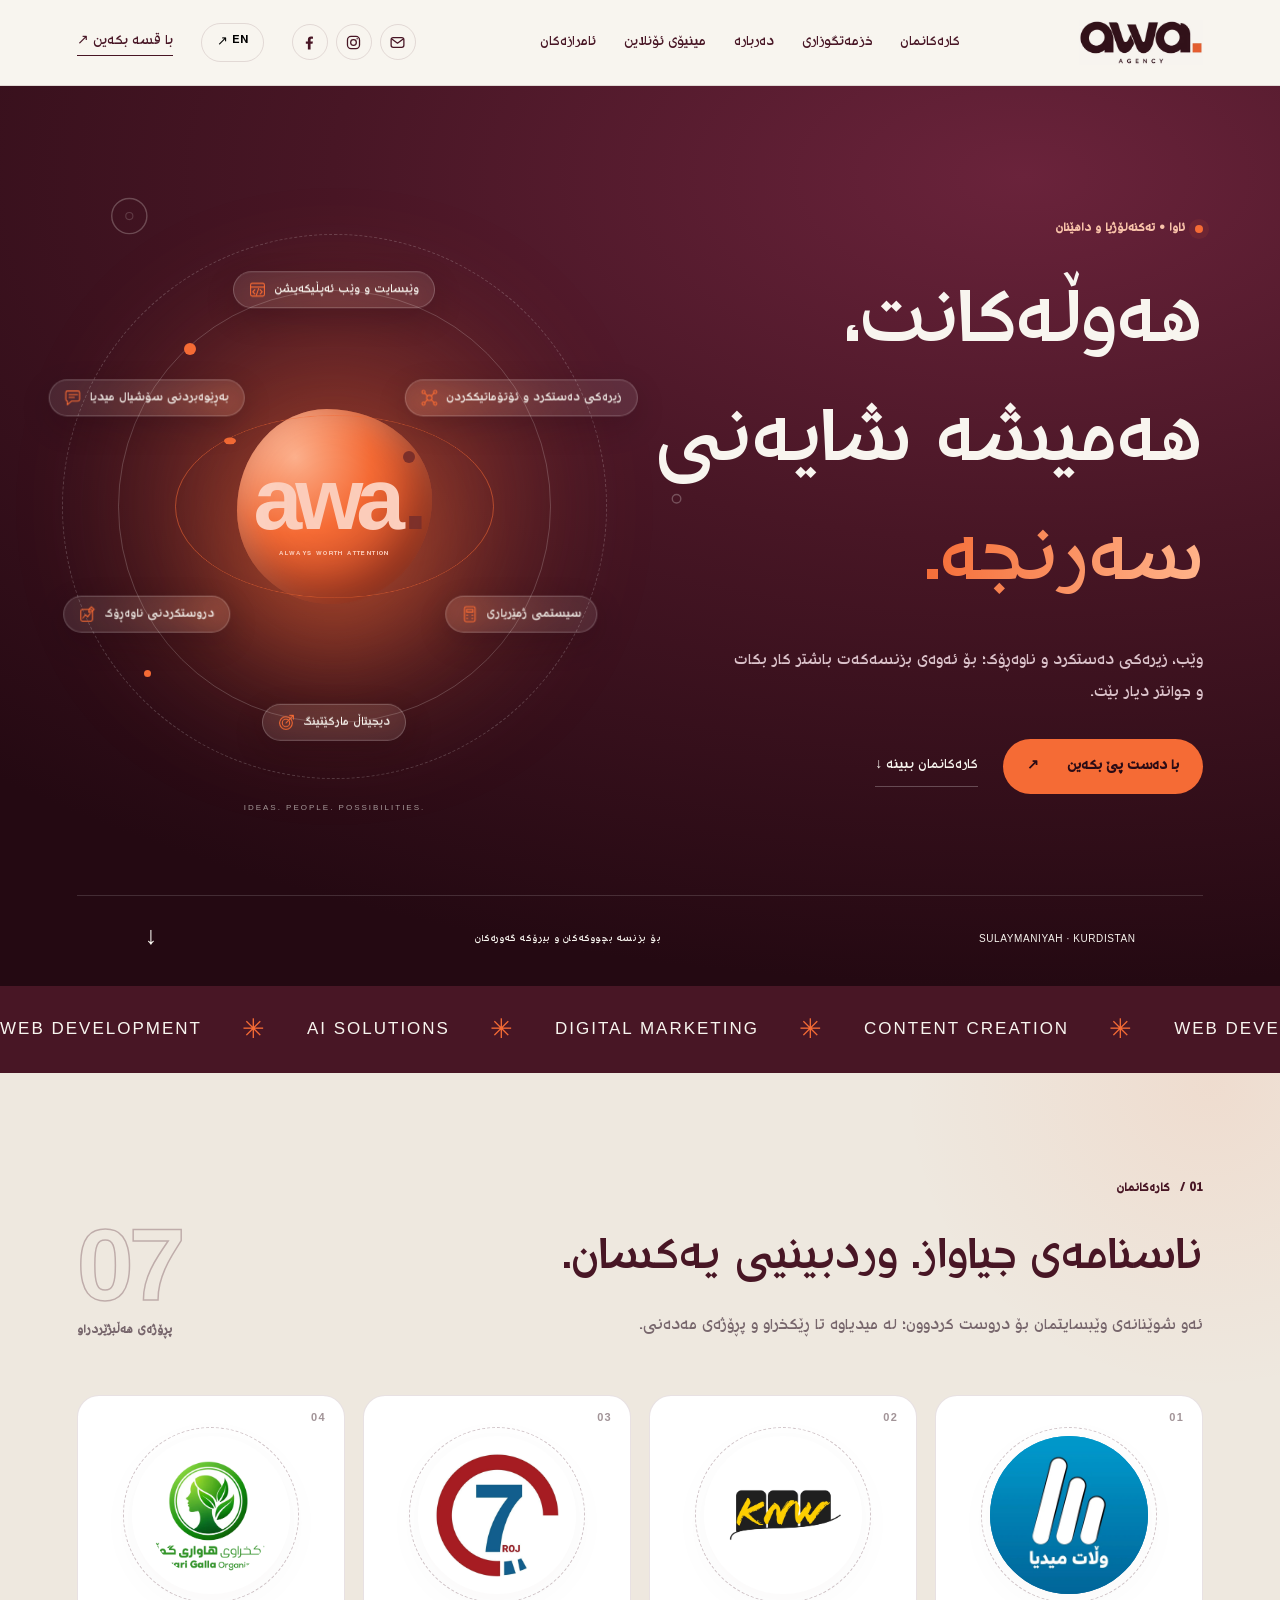
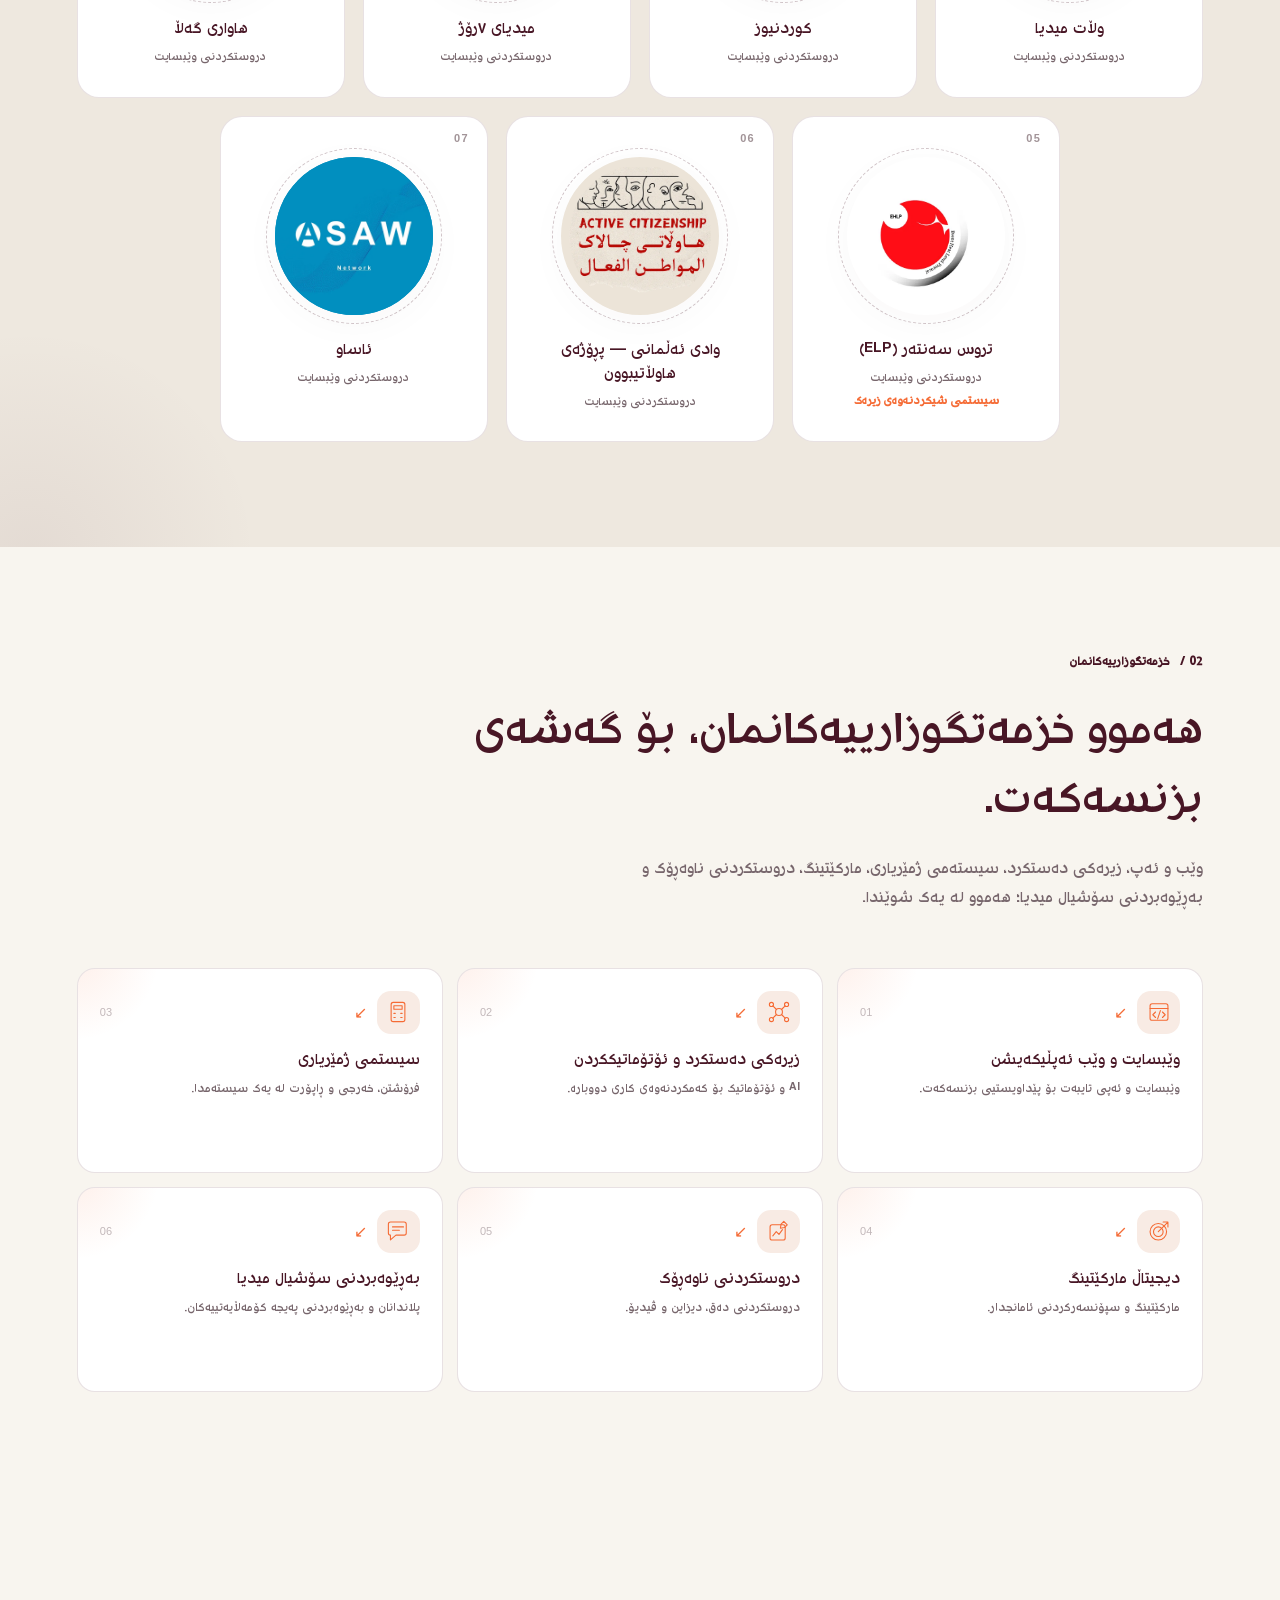
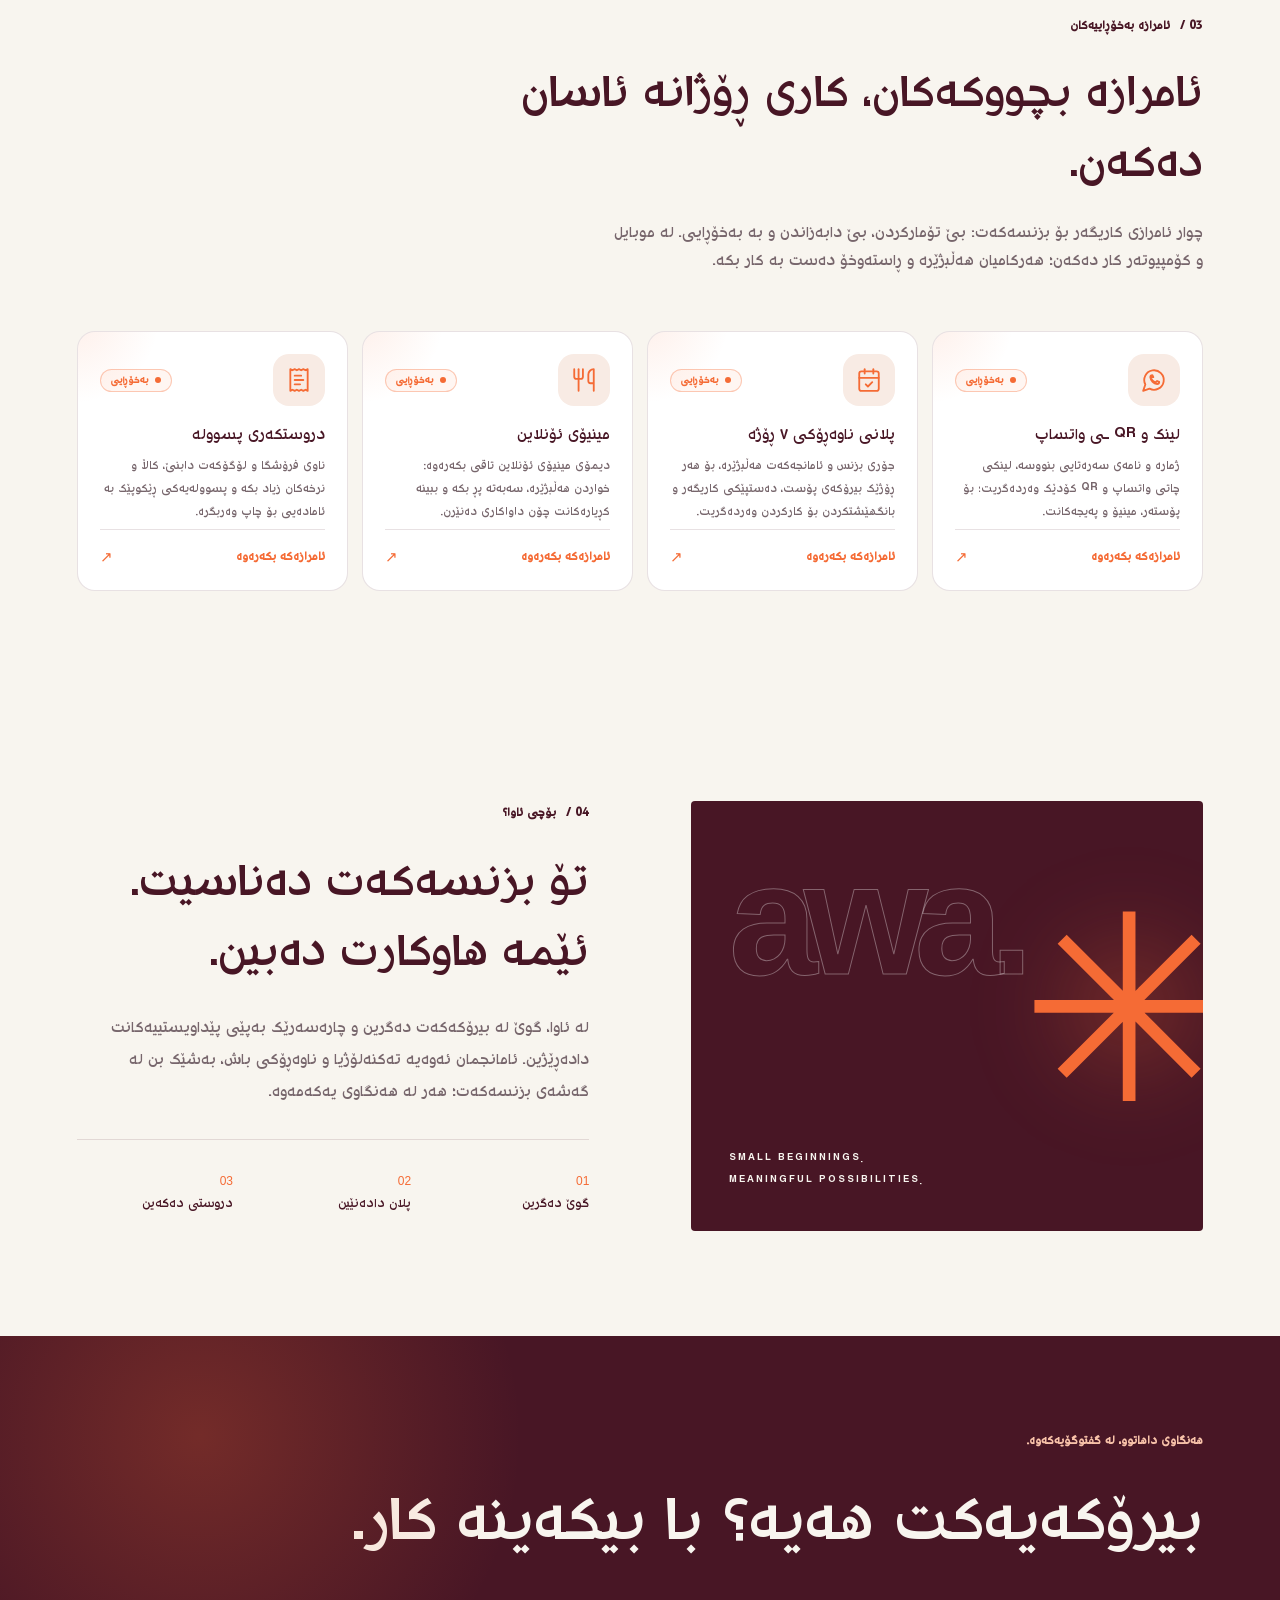
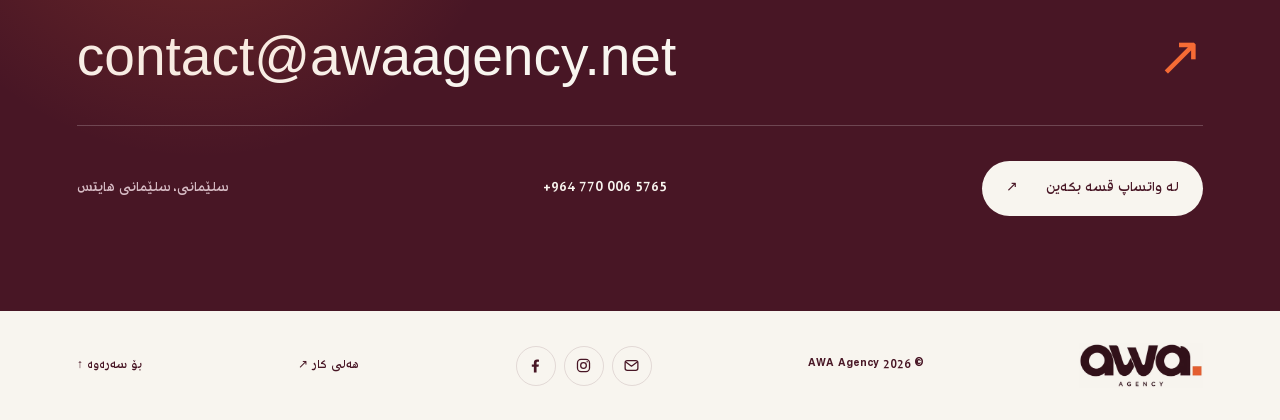
<file: index.html>
<!doctype html>
<html lang="ckb" dir="rtl">
  <head>
    <meta charset="UTF-8" />
    <meta name="viewport" content="width=device-width,initial-scale=1" />
    <meta name="theme-color" content="#481625" />
    <meta
      name="description"
      content="AWA Agency — Web applications, AI, accounting systems, marketing, content and social media in Sulaymaniyah."
    />
    <meta property="og:title" content="AWA Agency — Always Worth Attention" />
    <meta property="og:image" content="assets/awa.webp" />
    <meta property="og:type" content="website" />
    <title>AWA Agency — Always Worth Attention</title>
    <link rel="icon" href="assets/awa.webp" />
    <link
      rel="preload"
      href="assets/fonts/rudawregular2.ttf"
      as="font"
      type="font/ttf"
      crossorigin
    />
    <link rel="stylesheet" href="style.css?v=20261019" />
    <script src="app.js?v=20261019" defer></script>
  </head>
  <body>
    <a class="skip" href="#main" data-ku="بۆ ناوەڕۆک" data-en="Skip to content"
      >بۆ ناوەڕۆک</a
    >
    <div class="progress" aria-hidden="true"></div>
    <header>
      <a class="brand" href="#home" aria-label="AWA home"
        ><img src="assets/awa.webp" alt="awa agency" width="160" height="58"
      /></a>
      <nav aria-label="Main navigation">
        <a href="#work" data-ku="کارەکانمان" data-en="Our work">کارەکانمان</a
        ><a href="#services" data-ku="خزمەتگوزاری" data-en="Services"
          >خزمەتگوزاری</a
        ><a href="#about" data-ku="دەربارە" data-en="About">دەربارە</a
        ><a
          href="tools/online-menu.html"
          data-ku="مینیۆی ئۆنلاین"
          data-en="Online menu"
          >مینیۆی ئۆنلاین</a
        ><a href="#tools" data-ku="ئامرازەکان" data-en="Free tools"
          >ئامرازەکان</a
        >
      </nav>
      <div class="nav-actions">
        <div class="head-social social">
          <a
            href="https://www.facebook.com/awaagency.net"
            target="_blank"
            rel="noopener"
            aria-label="Facebook"
            ><svg viewBox="0 0 24 24" fill="currentColor" aria-hidden="true">
              <path
                d="M13.5 22v-8.2h2.8l.5-3.3h-3.3V8.4c0-.9.4-1.7 1.8-1.7h1.6V3.8s-1.4-.3-2.8-.3c-2.7 0-4.4 1.6-4.4 4.6v2.4H6.8v3.3h2.9V22z"
              /></svg></a
          ><a
            href="https://www.instagram.com/awagcy"
            target="_blank"
            rel="noopener"
            aria-label="Instagram"
            ><svg
              viewBox="0 0 24 24"
              fill="none"
              stroke="currentColor"
              stroke-width="1.8"
              aria-hidden="true"
            >
              <rect x="3.5" y="3.5" width="17" height="17" rx="5" />
              <circle cx="12" cy="12" r="4" />
              <circle
                cx="17.2"
                cy="6.8"
                r="1"
                fill="currentColor"
                stroke="none"
              /></svg></a
          ><a href="mailto:contact@awaagency.net" aria-label="Email"
            ><svg
              viewBox="0 0 24 24"
              fill="none"
              stroke="currentColor"
              stroke-width="1.8"
              stroke-linecap="round"
              stroke-linejoin="round"
              aria-hidden="true"
            >
              <rect x="3" y="5" width="18" height="14" rx="3" />
              <path d="m4 7 8 6 8-6" /></svg
          ></a>
        </div>
        <button id="language" lang="en" aria-label="Switch to English">
          EN ↗</button
        ><a
          class="nav-contact"
          href="#contact"
          data-ku="با قسە بکەین ↗"
          data-en="Let’s talk ↗"
          >با قسە بکەین ↗</a
        >
      </div>
    </header>
    <main id="main">
      <section id="home" class="hero">
        <canvas id="water" aria-hidden="true"></canvas>
        <div class="wrap hero-in">
          <div class="hero-copy">
            <p class="eyebrow">
              <span class="dot"></span
              ><span
                data-ku="ئاوا • تەکنەلۆژیا و داهێنان"
                data-en="AWA • TECHNOLOGY & CREATIVITY"
                >ئاوا • تەکنەلۆژیا و داهێنان</span
              >
            </p>
            <h1>
              <span data-ku="هەوڵەکانت،" data-en="Your ambition."
                >هەوڵەکانت،</span
              ><br /><span data-ku="هەمیشە شایەنی" data-en="Always worth"
                >هەمیشە شایەنی</span
              ><br /><em data-ku="سەرنجە." data-en="attention.">سەرنجە.</em>
            </h1>
            <p
              class="lead"
              data-ku="وێب، زیرەکی دەستکرد و ناوەڕۆک؛ بۆ ئەوەی بزنسەکەت باشتر کار بکات و جوانتر دیار بێت."
              data-en="Web, AI and content. Thoughtfully brought together to help your business work better and stand out."
            >
              وێب، زیرەکی دەستکرد و ناوەڕۆک؛ بۆ ئەوەی بزنسەکەت باشتر کار بکات و
              جوانتر دیار بێت.
            </p>
            <div class="actions">
              <a class="button" href="#contact"
                ><span data-ku="با دەست پێ بکەین" data-en="Start a conversation"
                  >با دەست پێ بکەین</span
                ><span>↗</span></a
              ><a
                class="text-link"
                href="#work"
                data-ku="کارەکانمان ببینە ↓"
                data-en="Explore our work ↓"
                >کارەکانمان ببینە ↓</a
              >
            </div>
          </div>
          <div class="hero-art" aria-hidden="true">
            <div class="orbit orbit-one"></div>
            <div class="orbit orbit-two"></div>
            <div class="orbit orbit-three"></div>
            <div class="ring" id="ring"></div>
            <div class="core">
              <span>awa<span class="dotmark">.</span></span
              ><small>ALWAYS WORTH ATTENTION</small>
            </div>
            <div class="art-note">IDEAS. PEOPLE. POSSIBILITIES.</div>
          </div>
          <div class="hero-bottom">
            <span>SULAYMANIYAH · KURDISTAN</span
            ><span
              data-ku="بۆ بزنسە بچووکەکان و بیرۆکە گەورەکان"
              data-en="For small businesses. And big ideas."
              >بۆ بزنسە بچووکەکان و بیرۆکە گەورەکان</span
            ><a href="#work" aria-label="Explore">↓</a>
          </div>
        </div>
      </section>
      <div class="ticker" aria-hidden="true">
        <div>
          WEB DEVELOPMENT <i>✳</i> AI SOLUTIONS <i>✳</i> DIGITAL MARKETING
          <i>✳</i> CONTENT CREATION <i>✳</i> WEB DEVELOPMENT <i>✳</i> AI
          SOLUTIONS <i>✳</i> DIGITAL MARKETING <i>✳</i> CONTENT CREATION
          <i>✳</i>
        </div>
      </div>
      <section id="work" class="work section">
        <div class="wrap">
          <div class="work-head">
            <div class="section-head reveal">
              <p class="eyebrow">
                01 /
                <span data-ku="کارەکانمان" data-en="SELECTED WORK"
                  >کارەکانمان</span
                >
              </p>
              <h2
                data-ku="ناسنامەی جیاواز. وردبینیی یەکسان."
                data-en="Different identities. The same care."
              >
                ناسنامەی جیاواز. وردبینیی یەکسان.
              </h2>
              <p
                data-ku="ئەو شوێنانەی وێبسایتمان بۆ دروست کردوون؛ لە میدیاوە تا ڕێکخراو و پڕۆژەی مەدەنی."
                data-en="Websites we have created for media outlets, organizations and civic projects."
              >
                ئەو شوێنانەی وێبسایتمان بۆ دروست کردوون؛ لە میدیاوە تا ڕێکخراو و
                پڕۆژەی مەدەنی.
              </p>
            </div>
            <div class="work-count reveal" aria-hidden="true">
              <b id="work-count">07</b
              ><span data-ku="پڕۆژەی هەڵبژێردراو" data-en="Featured projects"
                >پڕۆژەی هەڵبژێردراو</span
              >
            </div>
          </div>
          <div id="projects" class="projects"></div>
        </div>
      </section>
      <section id="services" class="wrap section">
        <div class="section-head reveal">
          <p class="eyebrow">
            02 /
            <span data-ku="خزمەتگوزارییەکانمان" data-en="OUR SERVICES"
              >خزمەتگوزارییەکانمان</span
            >
          </p>
          <h2
            data-ku="هەموو خزمەتگوزارییەکانمان، بۆ گەشەی بزنسەکەت."
            data-en="All our services, working for your business."
          >
            هەموو خزمەتگوزارییەکانمان، بۆ گەشەی بزنسەکەت.
          </h2>
          <p
            data-ku="وێب و ئەپ، زیرەکی دەستکرد، سیستەمی ژمێریاری، مارکێتینگ، دروستکردنی ناوەڕۆک و بەڕێوەبردنی سۆشیال میدیا؛ هەموو لە یەک شوێندا."
            data-en="Websites and apps, AI, accounting systems, marketing, content creation and social media management, all in one place."
          >
            وێب و ئەپ، زیرەکی دەستکرد، سیستەمی ژمێریاری، مارکێتینگ، دروستکردنی
            ناوەڕۆک و بەڕێوەبردنی سۆشیال میدیا؛ هەموو لە یەک شوێندا.
          </p>
        </div>
        <div id="service-grid" class="service-grid"></div>
        <div id="service-details" class="service-details"></div>
      </section>
      <section id="tools" class="wrap section">
        <div class="section-head reveal">
          <p class="eyebrow">
            03 /
            <span data-ku="ئامرازە بەخۆڕاییەکان" data-en="FREE BUSINESS TOOLS"
              >ئامرازە بەخۆڕاییەکان</span
            >
          </p>
          <h2
            data-ku="ئامرازە بچووکەکان، کاری ڕۆژانە ئاسان دەکەن."
            data-en="Small tools that make daily work easier."
          >
            ئامرازە بچووکەکان، کاری ڕۆژانە ئاسان دەکەن.
          </h2>
          <p
            data-ku="چوار ئامرازی کاریگەر بۆ بزنسەکەت: بێ تۆمارکردن، بێ دابەزاندن و بە بەخۆڕایی. لە موبایل و کۆمپیوتەر کار دەکەن؛ هەرکامیان هەڵبژێرە و ڕاستەوخۆ دەست بە کار بکە."
            data-en="Four practical tools for your business: free, with no sign-up and nothing to install. They work on mobile and desktop, so pick one and start right away."
          >
            چوار ئامرازی کاریگەر بۆ بزنسەکەت: بێ تۆمارکردن، بێ دابەزاندن و بە
            بەخۆڕایی. لە موبایل و کۆمپیوتەر کار دەکەن؛ هەرکامیان هەڵبژێرە و
            ڕاستەوخۆ دەست بە کار بکە.
          </p>
        </div>
        <div class="tool-grid">
          <a class="tool-card reveal" href="tools/whatsapp.html"
            ><div class="tool-top">
              <span class="tool-icon"
                ><svg
                  width="26"
                  height="26"
                  viewBox="0 0 24 24"
                  fill="none"
                  stroke="currentColor"
                  stroke-width="1.7"
                  stroke-linecap="round"
                  stroke-linejoin="round"
                  aria-hidden="true"
                  focusable="false"
                >
                  <path d="M7.9 20A9 9 0 1 0 4 16.1L2 22Z" />
                  <path
                    d="M9 9.5c.4 2 2.4 4.1 4.6 4.6l1.3-1.2 1.9.9c0 1.1-.8 1.9-1.9 1.9-3.2-.3-6-3.1-6.3-6.3 0-1.1.8-1.9 1.9-1.9l.9 1.9z"
                  /></svg></span
              ><span class="tool-tag" data-ku="بەخۆڕایی" data-en="Free"
                >بەخۆڕایی</span
              >
            </div>
            <h3 data-ku="لینک و QR ـی واتساپ" data-en="WhatsApp link & QR">
              لینک و QR ـی واتساپ
            </h3>
            <p
              data-ku="ژمارە و نامەی سەرەتایی بنووسە، لینکی چاتی واتساپ و QR کۆدێک وەردەگریت؛ بۆ پۆستەر، مینیۆ و پەیجەکانت."
              data-en="Enter a number and a starter message to get a direct chat link and a QR code, ready for posters, menus and social pages."
            >
              ژمارە و نامەی سەرەتایی بنووسە، لینکی چاتی واتساپ و QR کۆدێک
              وەردەگریت؛ بۆ پۆستەر، مینیۆ و پەیجەکانت.
            </p>
            <span class="tool-cta"
              ><span data-ku="ئامرازەکە بکەرەوە" data-en="Open the tool"
                >ئامرازەکە بکەرەوە</span
              ><b aria-hidden="true">↗</b></span
            ></a
          >
          <a class="tool-card reveal" href="tools/content-planner.html"
            ><div class="tool-top">
              <span class="tool-icon"
                ><svg
                  width="26"
                  height="26"
                  viewBox="0 0 24 24"
                  fill="none"
                  stroke="currentColor"
                  stroke-width="1.7"
                  stroke-linecap="round"
                  stroke-linejoin="round"
                  aria-hidden="true"
                  focusable="false"
                >
                  <path d="M8 2v4" />
                  <path d="M16 2v4" />
                  <rect width="18" height="18" x="3" y="4" rx="2" />
                  <path d="M3 10h18" />
                  <path d="m9 16 2 2 4-4" /></svg></span
              ><span class="tool-tag" data-ku="بەخۆڕایی" data-en="Free"
                >بەخۆڕایی</span
              >
            </div>
            <h3 data-ku="پلانی ناوەڕۆکی ٧ ڕۆژە" data-en="7-day content planner">
              پلانی ناوەڕۆکی ٧ ڕۆژە
            </h3>
            <p
              data-ku="جۆری بزنس و ئامانجەکەت هەڵبژێرە، بۆ هەر ڕۆژێک بیرۆکەی پۆست، دەستپێکی کاریگەر و بانگهێشتکردن بۆ کارکردن وەردەگریت."
              data-en="Choose your business type and goal to get a post idea, an opening hook and a call to action for every day of the week."
            >
              جۆری بزنس و ئامانجەکەت هەڵبژێرە، بۆ هەر ڕۆژێک بیرۆکەی پۆست،
              دەستپێکی کاریگەر و بانگهێشتکردن بۆ کارکردن وەردەگریت.
            </p>
            <span class="tool-cta"
              ><span data-ku="ئامرازەکە بکەرەوە" data-en="Open the tool"
                >ئامرازەکە بکەرەوە</span
              ><b aria-hidden="true">↗</b></span
            ></a
          >
          <a class="tool-card reveal" href="tools/online-menu.html"
            ><div class="tool-top">
              <span class="tool-icon"
                ><svg
                  width="26"
                  height="26"
                  viewBox="0 0 24 24"
                  fill="none"
                  stroke="currentColor"
                  stroke-width="1.7"
                  stroke-linecap="round"
                  stroke-linejoin="round"
                  aria-hidden="true"
                  focusable="false"
                >
                  <path d="M3 2v7c0 1.1.9 2 2 2h4a2 2 0 0 0 2-2V2" />
                  <path d="M7 2v20" />
                  <path
                    d="M21 15V2a5 5 0 0 0-5 5v6c0 1.1.9 2 2 2h3Zm0 0v7"
                  /></svg></span
              ><span class="tool-tag" data-ku="بەخۆڕایی" data-en="Free"
                >بەخۆڕایی</span
              >
            </div>
            <h3 data-ku="مینیۆی ئۆنلاین" data-en="Online menu">
              مینیۆی ئۆنلاین
            </h3>
            <p
              data-ku="دیمۆی مینیۆی ئۆنلاین تاقی بکەرەوە: خواردن هەڵبژێرە، سەبەتە پڕ بکە و ببینە کڕیارەکانت چۆن داواکاری دەنێرن."
              data-en="Try a live menu demo: pick items, fill the basket and see how your customers could place an order."
            >
              دیمۆی مینیۆی ئۆنلاین تاقی بکەرەوە: خواردن هەڵبژێرە، سەبەتە پڕ بکە
              و ببینە کڕیارەکانت چۆن داواکاری دەنێرن.
            </p>
            <span class="tool-cta"
              ><span data-ku="ئامرازەکە بکەرەوە" data-en="Open the tool"
                >ئامرازەکە بکەرەوە</span
              ><b aria-hidden="true">↗</b></span
            ></a
          >
          <a class="tool-card reveal" href="tools/receipt-maker.html"
            ><div class="tool-top">
              <span class="tool-icon"
                ><svg
                  width="26"
                  height="26"
                  viewBox="0 0 24 24"
                  fill="none"
                  stroke="currentColor"
                  stroke-width="1.7"
                  stroke-linecap="round"
                  stroke-linejoin="round"
                  aria-hidden="true"
                  focusable="false"
                >
                  <path
                    d="M4 2v20l2-1 2 1 2-1 2 1 2-1 2 1 2-1 2 1V2l-2 1-2-1-2 1-2-1-2 1-2-1-2 1Z"
                  />
                  <path d="M14 8H8" />
                  <path d="M16 12H8" />
                  <path d="M13 16H8" /></svg></span
              ><span class="tool-tag" data-ku="بەخۆڕایی" data-en="Free"
                >بەخۆڕایی</span
              >
            </div>
            <h3 data-ku="دروستکەری پسوولە" data-en="Receipt maker">
              دروستکەری پسوولە
            </h3>
            <p
              data-ku="ناوی فرۆشگا و لۆگۆکەت دابنێ، کاڵا و نرخەکان زیاد بکە و پسوولەیەکی ڕێکوپێک بە ئامادەیی بۆ چاپ وەربگرە."
              data-en="Add your store name and logo, list items and prices, and get a tidy receipt that is ready to print."
            >
              ناوی فرۆشگا و لۆگۆکەت دابنێ، کاڵا و نرخەکان زیاد بکە و پسوولەیەکی
              ڕێکوپێک بە ئامادەیی بۆ چاپ وەربگرە.
            </p>
            <span class="tool-cta"
              ><span data-ku="ئامرازەکە بکەرەوە" data-en="Open the tool"
                >ئامرازەکە بکەرەوە</span
              ><b aria-hidden="true">↗</b></span
            ></a
          >
        </div>
      </section>
      <section id="about" class="wrap section about">
        <div class="about-art reveal" aria-hidden="true">
          <div class="outline-word">awa.</div>
          <span class="big-asterisk">✳</span>
          <p>SMALL BEGINNINGS.<br />MEANINGFUL POSSIBILITIES.</p>
        </div>
        <div class="about-copy reveal">
          <p class="eyebrow">
            04 / <span data-ku="بۆچی ئاوا؟" data-en="WHY AWA?">بۆچی ئاوا؟</span>
          </p>
          <h2
            data-ku="تۆ بزنسەکەت دەناسیت. ئێمە هاوکارت دەبین."
            data-en="You know your business. We help bring it forward."
          >
            تۆ بزنسەکەت دەناسیت. ئێمە هاوکارت دەبین.
          </h2>
          <p
            data-ku="لە ئاوا، گوێ لە بیرۆکەکەت دەگرین و چارەسەرێک بەپێی پێداویستییەکانت دادەڕێژین. ئامانجمان ئەوەیە تەکنەلۆژیا و ناوەڕۆکی باش، بەشێک بن لە گەشەی بزنسەکەت؛ هەر لە هەنگاوی یەکەمەوە."
            data-en="At AWA, we listen first. Then we shape the right technology and content around your needs, helping your business move forward from its very first steps."
          >
            لە ئاوا، گوێ لە بیرۆکەکەت دەگرین و چارەسەرێک بەپێی پێداویستییەکانت
            دادەڕێژین. ئامانجمان ئەوەیە تەکنەلۆژیا و ناوەڕۆکی باش، بەشێک بن لە
            گەشەی بزنسەکەت؛ هەر لە هەنگاوی یەکەمەوە.
          </p>
          <div class="steps">
            <div>
              <b>01</b
              ><span data-ku="گوێ دەگرین" data-en="We listen">گوێ دەگرین</span>
            </div>
            <div>
              <b>02</b
              ><span data-ku="پلان دادەنێین" data-en="We plan"
                >پلان دادەنێین</span
              >
            </div>
            <div>
              <b>03</b
              ><span data-ku="دروستی دەکەین" data-en="We create"
                >دروستی دەکەین</span
              >
            </div>
          </div>
        </div>
      </section>
      <section id="contact" class="contact">
        <div class="wrap">
          <p
            class="eyebrow reveal"
            data-ku="هەنگاوی داهاتوو، لە گفتوگۆیەکەوە."
            data-en="YOUR NEXT CHAPTER STARTS WITH A CONVERSATION."
          >
            هەنگاوی داهاتوو، لە گفتوگۆیەکەوە.
          </p>
          <h2
            class="reveal"
            data-ku="بیرۆکەیەکت هەیە؟ با بیکەینە کار."
            data-en="Have something in mind? Let’s make it happen."
          >
            بیرۆکەیەکت هەیە؟ با بیکەینە کار.
          </h2>
          <a class="contact-email" href="mailto:contact@awaagency.net"
            >contact@awaagency.net <span>↗</span></a
          >
          <div class="contact-bottom">
            <a
              class="button light"
              href="https://wa.me/9647700065765"
              target="_blank"
              rel="noopener"
              ><span data-ku="لە واتساپ قسە بکەین" data-en="Chat on WhatsApp"
                >لە واتساپ قسە بکەین</span
              >↗</a
            ><a href="tel:+9647700065765" dir="ltr">+964 770 006 5765</a>
            <p
              data-ku="سلێمانی، سلێمانی هایتس"
              data-en="Sulaymaniyah, Slemani Heights"
            >
              سلێمانی، سلێمانی هایتس
            </p>
          </div>
        </div>
      </section>
    </main>
    <footer class="wrap">
      <a class="brand" href="#home"
        ><img
          src="assets/awa.webp"
          alt="AWA Agency"
          width="140"
          height="50" /></a
      ><span>© <span id="year"></span> AWA Agency</span>
      <div class="foot-social social">
        <a
          href="https://www.facebook.com/awaagency.net"
          target="_blank"
          rel="noopener"
          aria-label="Facebook"
          ><svg viewBox="0 0 24 24" fill="currentColor" aria-hidden="true">
            <path
              d="M13.5 22v-8.2h2.8l.5-3.3h-3.3V8.4c0-.9.4-1.7 1.8-1.7h1.6V3.8s-1.4-.3-2.8-.3c-2.7 0-4.4 1.6-4.4 4.6v2.4H6.8v3.3h2.9V22z"
            /></svg></a
        ><a
          href="https://www.instagram.com/awagcy"
          target="_blank"
          rel="noopener"
          aria-label="Instagram"
          ><svg
            viewBox="0 0 24 24"
            fill="none"
            stroke="currentColor"
            stroke-width="1.8"
            aria-hidden="true"
          >
            <rect x="3.5" y="3.5" width="17" height="17" rx="5" />
            <circle cx="12" cy="12" r="4" />
            <circle
              cx="17.2"
              cy="6.8"
              r="1"
              fill="currentColor"
              stroke="none"
            /></svg></a
        ><a href="mailto:contact@awaagency.net" aria-label="Email"
          ><svg
            viewBox="0 0 24 24"
            fill="none"
            stroke="currentColor"
            stroke-width="1.8"
            stroke-linecap="round"
            stroke-linejoin="round"
            aria-hidden="true"
          >
            <rect x="3" y="5" width="18" height="14" rx="3" />
            <path d="m4 7 8 6 8-6" /></svg
        ></a>
      </div>
      <a
        href="mailto:jobs@awaagency.net"
        data-ku="هەلی کار ↗"
        data-en="Careers ↗"
        >هەلی کار ↗</a
      ><a href="#home" data-ku="بۆ سەرەوە ↑" data-en="Back to top ↑"
        >بۆ سەرەوە ↑</a
      >
    </footer>
  </body>
</html>
</file>
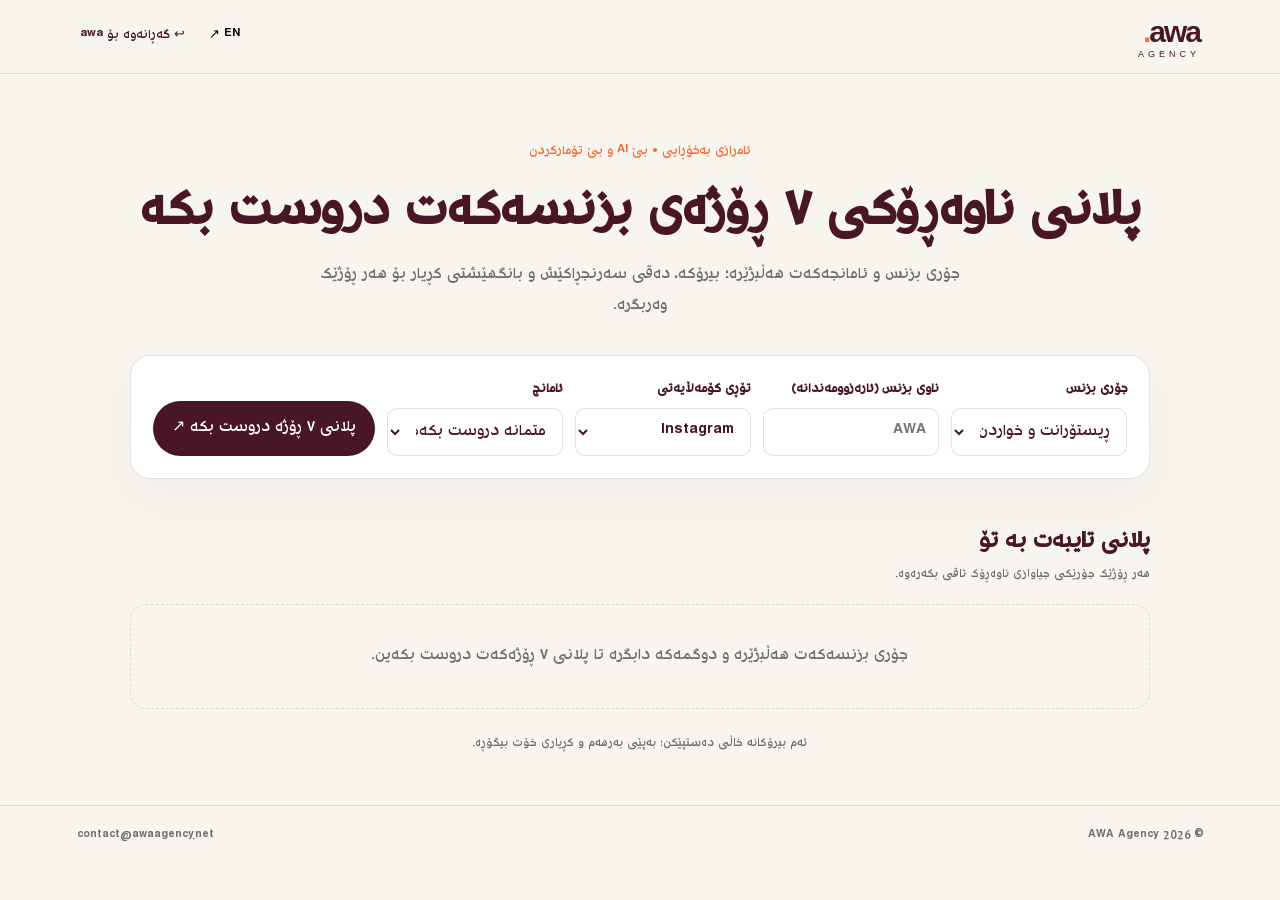
<file: tools/content-planner.html>
<!doctype html>
<html lang="ckb" dir="rtl"><head><meta charset="utf-8"><meta name="viewport" content="width=device-width,initial-scale=1"><meta name="theme-color" content="#481625"><meta name="description" content="پلانی ئامادەی ناوەڕۆکی ٧ ڕۆژە بۆ بزنسەکەت دروست بکە."><title>پلاندانەری ناوەڕۆک | AWA Agency</title><link rel="preload" href="../assets/fonts/rudawregular2.ttf" as="font" type="font/ttf" crossorigin>
<style>
@font-face{font-family:Rudaw;src:url('../assets/fonts/rudawregular2.ttf') format('truetype');font-display:swap}
:root{--wine:#481625;--orange:#f56b35;--paper:#f8f5ef;--muted:#786970;--line:#48162522}*{box-sizing:border-box}body{margin:0;background:var(--paper);color:var(--wine);font-family:Rudaw,Tahoma,Arial,sans-serif;line-height:1.9}a{color:inherit;text-decoration:none}button,input,select{font:inherit}.top{height:74px;padding:0 max(6%,calc((100% - 1120px)/2));display:flex;justify-content:space-between;align-items:center;border-bottom:1px solid var(--line)}.brand{font:bold 30px Arial;letter-spacing:-2px}.brand b{color:var(--orange)}.brand small{display:block;text-align:center;font:9px Arial;letter-spacing:4px}.nav{display:flex;gap:18px;align-items:center}.nav button,.back{border:0;background:none;cursor:pointer;font-size:13px}.wrap{width:min(1020px,88%);margin:auto}.hero{text-align:center;padding:62px 0 34px}.eyebrow{color:var(--orange);font-size:13px}.hero h1{font-size:clamp(31px,5vw,51px);line-height:1.45;margin:10px 0}.hero p{color:var(--muted);max-width:650px;margin:auto}.form{display:grid;grid-template-columns:repeat(4,1fr) auto;gap:12px;align-items:end;background:white;border:1px solid var(--line);border-radius:20px;padding:22px;box-shadow:0 20px 60px #4816250b}.field label{display:block;font-size:13px;font-weight:bold;margin-bottom:5px}.field input,.field select{width:100%;height:48px;border:1px solid var(--line);border-radius:10px;padding:8px 12px;background:white;color:var(--wine)}.field input:focus,.field select:focus{outline:2px solid #f56b3580}.generate,.copyall{border:0;background:var(--wine);color:white;border-radius:99px;padding:12px 19px;cursor:pointer;white-space:nowrap}.generate:hover,.copyall:hover{background:#6b263c}.result-head{display:flex;align-items:center;justify-content:space-between;gap:15px;margin:42px 0 17px}.result-head h2{font-size:23px;margin:0}.result-head p{font-size:12px;color:var(--muted);margin:0}.cards{display:grid;grid-template-columns:repeat(2,1fr);gap:14px}.day{background:#fff;border:1px solid var(--line);border-radius:16px;padding:20px;position:relative;overflow:hidden;animation:up .4s both}.day:before{content:'';position:absolute;inset-block:0;inset-inline-start:0;width:4px;background:var(--orange)}.daytop{display:flex;justify-content:space-between;align-items:center;margin-bottom:10px}.daynum{font:12px Arial;color:var(--orange);letter-spacing:1px}.format{font-size:11px;background:#f8f5ef;border-radius:30px;padding:4px 10px}.day h3{font-size:17px;margin:5px 0}.hook{font-size:14px;font-weight:bold;margin:12px 0}.caption{font-size:13px;color:var(--muted);margin:0 0 12px}.cta{font-size:12px;padding-top:10px;border-top:1px solid var(--line)}.copyone{border:0;background:transparent;color:var(--orange);cursor:pointer;font-size:12px;padding:8px 0}.copyone:hover{text-decoration:underline}.empty{grid-column:1/-1;border:1px dashed var(--line);border-radius:16px;padding:36px;text-align:center;color:var(--muted)}.note{font-size:12px;color:var(--muted);text-align:center;margin:24px auto 50px}.foot{padding:20px 6%;border-top:1px solid var(--line);display:flex;justify-content:space-between;font-size:12px;color:var(--muted)}
@keyframes up{from{opacity:0;transform:translateY(10px)}to{opacity:1;transform:none}}@media(max-width:800px){.form{grid-template-columns:repeat(2,1fr)}.generate{grid-column:1/-1}}@media(max-width:600px){.hero{padding:42px 0 26px}.form{grid-template-columns:1fr;padding:17px}.generate{grid-column:auto}.cards{grid-template-columns:1fr}.result-head{align-items:flex-start;flex-direction:column}.result-head h2{font-size:20px}.top{height:64px}.nav{gap:9px}.back{font-size:11px}.wrap{width:90%}.foot{gap:14px;flex-wrap:wrap}}@media(prefers-reduced-motion:reduce){*,*:before,*:after{animation:none!important;scroll-behavior:auto!important}}
</style></head><body>
<header class="top"><a class="brand" href="../index.html">awa<b>.</b><small>AGENCY</small></a><div class="nav"><button id="lang" type="button">EN ↗</button><a class="back" href="../index.html" data-ku="↩ گەڕانەوە بۆ awa" data-en="↩ Back to AWA">↩ گەڕانەوە بۆ awa</a></div></header>
<main class="wrap"><section class="hero"><span class="eyebrow" data-ku="ئامرازی بەخۆڕایی • بێ AI و بێ تۆمارکردن" data-en="FREE TOOL • NO AI OR SIGN-UP">ئامرازی بەخۆڕایی • بێ AI و بێ تۆمارکردن</span><h1 data-ku="پلانی ناوەڕۆکی ٧ ڕۆژەی بزنسەکەت دروست بکە" data-en="Plan a week of content for your business">پلانی ناوەڕۆکی ٧ ڕۆژەی بزنسەکەت دروست بکە</h1><p data-ku="جۆری بزنس و ئامانجەکەت هەڵبژێرە؛ بیرۆکە، دەقی سەرنجڕاکێش و بانگهێشتی کڕیار بۆ هەر ڕۆژێک وەربگرە." data-en="Choose your business and goal. Get a practical post idea, opening hook and call to action for each day.">جۆری بزنس و ئامانجەکەت هەڵبژێرە؛ بیرۆکە، دەقی سەرنجڕاکێش و بانگهێشتی کڕیار بۆ هەر ڕۆژێک وەربگرە.</p></section>
<form id="form" class="form"><div class="field"><label for="type" data-ku="جۆری بزنس" data-en="Business type">جۆری بزنس</label><select id="type"><option value="food" data-ku="ڕیستۆرانت و خواردن" data-en="Restaurant & food">ڕیستۆرانت و خواردن</option><option value="shop" data-ku="فرۆشگا و جل‌وبەرگ" data-en="Shop & clothing">فرۆشگا و جل‌وبەرگ</option><option value="beauty" data-ku="جوانکاری و سالۆن" data-en="Beauty & salon">جوانکاری و سالۆن</option><option value="property" data-ku="خانوبەرە و خانوو" data-en="Real estate">خانوبەرە و خانوو</option><option value="other" data-ku="بزنسێکی تر" data-en="Other business">بزنسێکی تر</option></select></div><div class="field"><label for="name" data-ku="ناوی بزنس (ئارەزوومەندانە)" data-en="Business name (optional)">ناوی بزنس (ئارەزوومەندانە)</label><input id="name" maxlength="50" placeholder="AWA" autocomplete="organization"></div><div class="field"><label for="platform" data-ku="تۆڕی کۆمەڵایەتی" data-en="Social platform">تۆڕی کۆمەڵایەتی</label><select id="platform"><option value="instagram">Instagram</option><option value="facebook">Facebook</option><option value="tiktok">TikTok</option></select></div><div class="field"><label for="goal" data-ku="ئامانج" data-en="Goal">ئامانج</label><select id="goal"><option value="trust" data-ku="متمانە دروست بکەم" data-en="Build trust">متمانە دروست بکەم</option><option value="sales" data-ku="فرۆشتن زیاد بکەم" data-en="Increase sales">فرۆشتن زیاد بکەم</option><option value="reach" data-ku="کەسی زیاتر بگەیەنم" data-en="Reach more people">کەسی زیاتر بگەیەنم</option></select></div><button class="generate" type="submit"><span data-ku="پلانی ٧ ڕۆژە دروست بکە" data-en="Generate my 7-day plan">پلانی ٧ ڕۆژە دروست بکە</span> ↗</button></form>
<div class="result-head"><div><h2 data-ku="پلانی تایبەت بە تۆ" data-en="Your content plan">پلانی تایبەت بە تۆ</h2><p data-ku="هەر ڕۆژێک جۆرێکی جیاوازی ناوەڕۆک تاقی بکەرەوە." data-en="Try a different format and angle each day.">هەر ڕۆژێک جۆرێکی جیاوازی ناوەڕۆک تاقی بکەرەوە.</p></div><button id="copyall" class="copyall" type="button" hidden data-ku="کۆپیکردنی پلانی تەواو" data-en="Copy full plan">کۆپیکردنی پلانی تەواو</button></div>
<section id="cards" class="cards" aria-live="polite"><div class="empty" data-ku="جۆری بزنسەکەت هەڵبژێرە و دوگمەکە دابگرە تا پلانی ٧ ڕۆژەکەت دروست بکەین." data-en="Choose your business type and generate your 7-day plan.">جۆری بزنسەکەت هەڵبژێرە و دوگمەکە دابگرە تا پلانی ٧ ڕۆژەکەت دروست بکەین.</div></section>
<p class="note" data-ku="ئەم بیرۆکانە وەک خاڵی دەستپێکن؛ دەق و وێنەکان بەپێی بەرهەم و کڕیاری خۆت بگۆڕە." data-en="Use these as starting points; adapt the wording and visuals to your offer and audience.">ئەم بیرۆکانە خاڵی دەستپێکن؛ بەپێی بەرهەم و کڕیاری خۆت بیگۆڕە.</p></main><footer class="foot"><span>© <span id="year"></span> AWA Agency</span><a href="mailto:contact@awaagency.net">contact@awaagency.net</a></footer>
<script>
const content={
food:[
['ڕیل','لە یەکەم گەزەوە تا کۆتا گەزە!','دروستکردنی خواردنەکە بە خێرایی پیشان بدە؛ لە ئامادەکردن تا دیمەنی کۆتایی.','کام خواردن تاقی دەکەیتەوە؟'],
['کارۆسێل','چی ئەم خواردنە تایبەت دەکات؟','سێ پێکهاتە یان وردەکاریی تایبەت بە خواردنێکی بەناوبانگ ڕوون بکەرەوە.','بۆ ئەو هاوڕێیەتی بنێرە کە حەزی لەم خواردنەیە.'],
['ستۆری','ئێوارە چی هەڵدەبژێریت؟','دوو هەڵبژاردەی مێنیو دابنێ و لە فۆڵۆوەرەکانت ڕایان بپرسە.','هەڵبژاردەکەت بنێرە.'],
['پۆست','ئەم پرسیارە زۆر لێمان دەکرێت…','پرسیارێکی باوی کڕیاران وەڵام بدەرەوە؛ لەبارەی پێکهاتە، قەبارە یان گەیاندن.','پرسیاری دیکەت هەیە؟ لێرە بنووسە.'],
['ڕیل','پشت پەردەی ئامادەکردنی داواکاری','تیمی کار لە کاتی ئامادەکردنی داواکارییەکی ڕاستەقینە پیشان بدە.','داواکارییەکەت لە پەیام بنێرە.'],
['وێنە','پێشنیاری ئەمڕۆی ئێمە','یەک خواردن بە وێنەی ڕوون و ڕووناکی باش پیشان بدە؛ تەنیا وردەکاریی گرنگەکان بنووسە.','مێزی خۆت پێشتر حجز بکە.'],
['ستۆری','ئەوەی ئەم هەفتەیە خۆشمان دەوێت','ڕای کڕیارێک یان کەسێکی تیم لەسەر خواردنێکی دیاریکراو بڵاو بکەرەوە.','تۆ کام دانەیەکت بە دڵە؟']
],
shop:[
['ڕیل','سێ شێواز، یەک جل','هەمان بەرهەم بە سێ شێوازی جیاواز بپۆشە و بۆچوونی خۆت باس بکە.','کام شێواز هەڵدەبژێریت؟'],
['کارۆسێل','پێش کڕین ئەم ٣ خاڵە بزانە','ڕێنمایی هەڵبژاردنی قەبارە، ڕەنگ یان جۆری بەرهەمەکە بدە.','بۆ خۆت هەڵیبژێرە یان بۆ هاوڕێیەک بنێرە.'],
['ستۆری','ڕەنگی دڵخوازت کامیانە؟','دوو ڕەنگی بەردەست لەگەڵ وێنە پیشان بدە و دەنگی فۆڵۆوەرەکانت وەرگرە.','١ یان ٢ بنێرە.'],
['پۆست','وردەکاریی بەرهەمەکە','ماددە، قەبارە، بەکارهێنان و نرخ بە شێوەیەکی ڕوون بنووسە.','بۆ نرخ و بەردەستبوون پەیام بنێرە.'],
['ڕیل','بەرهەمەکە لە نزیک ببینە','تێکست و وردەکاریی کوالێتی بەرهەمەکە لە وێنەی نزیکدا نیشان بدە.','کۆد یان ناوی بەرهەمەکە بنێرە.'],
['وێنە','پێشنیاری تایبەتی ئەمڕۆ','یەک بەرهەمی پرفرۆش بە پاشبنەمای سادە و ڕووناکی سروشتی پیشان بدە.','ئەمڕۆ داوای بکە.'],
['ستۆری','پرسیار و وەڵامی کڕیاران','پرسیارێکی باو لەبارەی گۆڕینەوە، گەیاندن یان قەبارە وەڵام بدەرەوە.','پرسیارێکی دیکەت هەیە؟']
],
beauty:[
['ڕیل','گۆڕانکارییەکە بە چاوی خۆت ببینە','ئەنجامی خزمەتگوزارییەکە بە ڕەزامەندی کڕیار و ڕووناکی یەکسان پیشان بدە.','بۆ وەرگرتنی کات پەیام بنێرە.'],
['کارۆسێل','چۆن ئەنجامەکە بپارێزیت؟','٣ ڕێنمایی سادە بۆ چاودێریی دوای خزمەتگوزارییەکە بنووسە.','پۆستەکە هەڵبگرە بۆ دواتر.'],
['ستۆری','تۆ کام ستایل هەڵدەبژێریت؟','دوو ستایل یان ڕەنگ پیشان بدە و پرسیارنامەیەک دابنێ.','لە خوارەوە دەنگ بدە.'],
['پۆست','پێش ئەوەی کات وەربگریت…','قۆناغەکان و ئەوەی کڕیار پێش سەردان پێویستییەتی بە کورتی ڕوون بکەرەوە.','پرسیارەکانت لە پەیام بپرسە.'],
['ڕیل','ئامرازەکانی کارمان بناسە','ئامراز و پاکوخاوێنی شوێنی کار نیشان بدە، لەگەڵ ڕوونکردنەوەی کورتی هەر یەک.','کاتی خۆت حجز بکە.'],
['وێنە','کاتی بەردەست بۆ ئەم هەفتەیە','کاتە بەردەستەکان بە شێوەیەکی ڕوون و ڕێکوپێک بڵاو بکەرەوە.','بۆ حجزکردن ناوی خۆت بنێرە.'],
['ستۆری','زۆرترین پرسیاری ئەم هەفتەیە','وەڵامی یەک پرسیاری بەردەوام لەبارەی خزمەتگوزارییەکەت بدەرەوە.','هەر پرسیارێکت هەیە بپرسە.']
],
property:[
['ڕیل','سێ وردەکاریی ئەم خانووە ببینە','گشتێکی خێرا لە شوێن و تایبەتمەندییەکان بکە بە نووسینی ناوەوە.','کام بەش زیاتر بە دڵتە؟'],
['کارۆسێل','پێش گەڕان بەدوای خانوودا…','٣ خاڵی گرنگ باس بکە: بودجە، شوێن و ژمارەی ژوور.','بۆ هاوڕێی خۆت بنێرە.'],
['ستۆری','لە کام ناوچەدا دەگەڕێیت؟','چەند ناوچەی خزمەتگوزاریت پیشان بدە و داوای هەڵبژاردن بکە.','ناوی ناوچەکە بنێرە.'],
['پۆست','پرسیارێکی گرنگ لەبارەی کرێ یان کڕین','ڕوونی بکەرەوە خاوەن خانوو چ زانیارییەکی پێویستە پێش سەردان ئامادەی بکات.','بۆ زانیاری زیاتر پەیوەندی بکە.'],
['ڕیل','گشتێک لە ناو خانووەکە','جووڵەی نەرم بە شوێنەکاندا بکە؛ ڕووناکی و قەبارەی ژوورەکان پیشان بدە.','بۆ بینینی خانوو کات بگرە.'],
['وێنە','خانووی نوێ لە لیستەکەماندا','وێنەی باش و زانیاریی سەرەکی: ناوچە، ژوور و شێوازی پەیوەندی بڵاو بکەرەوە.','بۆ وردەکاری پەیام بنێرە.'],
['ستۆری','ئەم خاڵە لە ناوچەکەدا دەزانیت؟','خزمەتگوزاری یان شوێنێکی نزیک بە خانووەکە ناساندن بکە.','چی دیکە لە ناوچەکە گرنگە؟']
],
other:[
['ڕیل','کێشەیەک کە چارەسەری دەکەین','کێشەی باوی کڕیار بە ڕستەیەکی سەرنجڕاکێش دەست پێ بکە و چارەسەرەکەت پیشان بدە.','تۆش ئەم کێشەت هەیە؟ پەیام بنێرە.'],
['کارۆسێل','٣ هەڵەی باو لەم بوارەدا','سێ هەڵەی باو و چۆنیەتی دوورکەوتنەوەیان بە کورتی ڕوون بکەرەوە.','هەڵیبگرە و بۆ هاوڕێیەک بنێرە.'],
['ستۆری','ئەم یان ئەو؟','دوو خزمەتگوزاری یان هەڵبژاردە پێشکەش بکە و ڕای فۆڵۆوەرەکانت بپرسە.','هەڵبژاردەکەت بنێرە.'],
['پۆست','پرسیارێک کە کڕیاران زۆر دەیکەن','پرسیارێکی ڕاستەقینە هەڵبژێرە و وەڵامێکی ڕوون و سادە بدەرەوە.','پرسیاری دیکەت لە کۆمێنت بنووسە.'],
['ڕیل','پشت پەردەی کارەکەمان','قۆناغێکی کارکردن یان ئامادەکردنی خزمەتگوزارییەکە نیشان بدە.','بۆ زانیاری زیاتر پەیام بنێرە.'],
['وێنە','ئەنجامی کارێکی نوێ','نمونەی کارێک پیشان بدە و بڵێ چۆن یارمەتی کڕیارەکەت دا.','بۆ هاوڕێیەک بنێرە کە پێویستی پێیەتی.'],
['ستۆری','ئەوەی دەتەوێت لە بابەتی داهاتوو بزانیت؟','دوو بابەت پێشنیار بکە و داوای لێبکە بە پرسیارنامە هەڵبژێرن.','ڕای خۆت دیاری بکە.']
]};
const enContent={
food:[
['Reel','From the first bite to the last!','Show the dish coming together, from preparation to the final close-up.','Which dish would you try?'],
['Carousel','What makes this dish special?','Share three ingredients or details behind a customer favorite.','Send this to someone who would love it.'],
['Story','What are you choosing tonight?','Offer two menu choices and ask followers to vote.','Tap your choice.'],
['Post','We get asked this a lot…','Answer a common question about ingredients, portions or delivery.','Have another question? Ask below.'],
['Reel','Behind a real order','Show the team preparing an actual customer order.','Send your order by message.'],
['Photo','Today’s recommendation','Feature one dish in clear light with a short, useful description.','Reserve your table today.'],
['Story','Our team’s pick this week','Share a customer review or a team member’s favorite dish.','Which one is your favorite?']
],
shop:[
['Reel','One item, three ways','Style the same product three different ways and share your favorite.','Which look would you pick?'],
['Carousel','Three things to know before you buy','Explain how to choose the right size, color or product type.','Save this or send it to a friend.'],
['Story','Which color is your favorite?','Show two available colors and invite followers to vote.','Reply 1 or 2.'],
['Post','Product details, clearly explained','List material, sizes, use and price in a simple format.','Message us for availability.'],
['Reel','A closer look at the details','Show the product texture and finish in a close-up video.','Send us the product name.'],
['Photo','Today’s featured product','Show one popular item against a simple, bright background.','Order yours today.'],
['Story','A customer question, answered','Answer a common question about exchange, delivery or sizing.','Ask us anything.']
],
beauty:[
['Reel','See the transformation','Show the result with the client’s permission and consistent lighting.','Message us to book.'],
['Carousel','How to care for the result','Share three simple aftercare tips.','Save this for later.'],
['Story','Which style would you choose?','Show two styles or colors and add a poll.','Vote below.'],
['Post','Before you book…','Explain the steps and what a client should know before visiting.','Send your questions.'],
['Reel','Meet the tools we use','Show clean tools and explain briefly what each is for.','Book your appointment.'],
['Photo','Appointments available this week','List available times in a clear, tidy layout.','Message us to reserve a spot.'],
['Story','This week’s most asked question','Answer one recurring question about your service.','Ask us your next question.']
],
property:[
['Reel','Three details to notice in this home','Take a quick walkthrough and label its key features.','Which room stands out to you?'],
['Carousel','Before you start looking…','Share three useful checks: budget, location and room count.','Send this to someone house-hunting.'],
['Story','Which area are you looking in?','Show the areas you serve and ask followers to choose.','Reply with the area.'],
['Post','A useful question about renting or buying','Explain what information to prepare before arranging a viewing.','Contact us for details.'],
['Reel','A walkthrough of the property','Move smoothly through the rooms and show their light and layout.','Book a viewing.'],
['Photo','New property in our listings','Share clear photos and key facts: area, rooms and contact method.','Message us for more details.'],
['Story','Did you know this about the neighborhood?','Highlight a nearby service or useful local feature.','What else matters in this area?']
],
other:[
['Reel','A problem we help solve','Start with a familiar customer problem, then show how you help.','Does this sound familiar? Message us.'],
['Carousel','Three common mistakes in this area','Explain three avoidable mistakes and what to do instead.','Save and share this guide.'],
['Story','This or that?','Present two services or choices and invite a quick vote.','Send us your pick.'],
['Post','A question customers often ask','Choose a real FAQ and answer it in plain language.','Leave your next question below.'],
['Reel','Behind the scenes','Show one step in your process or service preparation.','Message us to learn more.'],
['Photo','A recent result','Show a real example and explain how it helped your customer.','Send this to someone who might need it.'],
['Story','What should we explain next?','Offer two topics and let followers choose in a poll.','Vote for the next topic.']
]};
const labels={ku:{days:['یەکشەممە','دووشەممە','سێشەممە','چوارشەممە','پێنجشەممە','هەینی','شەممە'],hook:'دەقی سەرنجڕاکێش',caption:'بیرۆکەی پۆست',cta:'بانگهێشتی کڕیار',goal:{trust:'متمانە دروست بکەم',sales:'فرۆشتن زیاد بکەم',reach:'کەسی زیاتر بگەیەنم'},goalCta:{trust:'پرسیارێکت هەیە؟ لە کۆمێنت بنووسە.',sales:'ئێستا پەیوەندی بکە و زانیاری وەربگرە.',reach:'بۆ کەسێک بنێرە کە پێی سوود دەگەیەنێت.'},copy:'کۆپی ئەم بیرۆکەیە',copied:'کۆپی کرا ✓',all:'کۆپی پلانی تەواو',title:'پلانی ناوەڕۆکی ٧ ڕۆژە',name:'بزنسەکەت',error:'تکایە ناوی بزنس بنووسە.'},en:{days:['Sunday','Monday','Tuesday','Wednesday','Thursday','Friday','Saturday'],hook:'Opening hook',caption:'Post idea',cta:'Call to action',goal:{trust:'Build trust',sales:'Increase sales',reach:'Reach more people'},goalCta:{trust:'Have a question? Leave it in the comments.',sales:'Message us today to learn more.',reach:'Share this with someone who might find it useful.'},copy:'Copy idea',copied:'Copied ✓',all:'Copy full plan',title:'Your 7-day content plan',name:'your business',error:'Please enter your business name.'}};
let lang='ku',plan=[];
const $=s=>document.querySelector(s);
function tr(el){document.querySelectorAll('[data-ku]').forEach(x=>x.textContent=x.dataset[lang]);document.documentElement.lang=lang==='ku'?'ckb':'en';document.documentElement.dir=lang==='ku'?'rtl':'ltr';document.title=lang==='ku'?'پلاندانەری ناوەڕۆک | AWA Agency':'Content Planner | AWA Agency';$('#lang').textContent=lang==='ku'?'EN ↗':'کوردی ↗';if(plan.length)render()}
function formatFor(platform,format){const ku=lang==='ku';if(format==='ڕیل'||format==='Reel')return platform==='tiktok'?(ku?'ڤیدیۆی تیکتۆک':'TikTok video'):(platform==='facebook'?(ku?'ڕیلی فەیسبووک':'Facebook Reel'):(ku?'ڕیلی ئینستاگرام':'Instagram Reel'));if(format==='ستۆری'||format==='Story')return platform==='tiktok'?(ku?'پۆستی وێنەیی':'Photo post'):(ku?'ستۆری':'Story');if(format==='کارۆسێل'||format==='Carousel')return platform==='tiktok'?(ku?'پۆستی وێنەیی':'Photo post'):(ku?'کارۆسێل':'Carousel');return format}
function render(){const platform=$('#platform').value;const data=(lang==='ku'?content:enContent)[$('#type').value],L=labels[lang],brand=$('#name').value.trim()||L.name,goal=$('#goal').value;plan=data.map((r,i)=>({day:L.days[i],format:formatFor(platform,r[0]),title:r[1],hook:r[1].replace(/(ئێمە|We)/g,brand),idea:r[2].replace(/(ئێمە|We)/g,brand),cta:goal==='trust'||goal==='sales'||goal==='reach'?L.goalCta[goal]:r[3]}));$('#cards').replaceChildren();plan.forEach((p,i)=>{const c=document.createElement('article');c.className='day';c.style.animationDelay=(i*45)+'ms';const top=document.createElement('div');top.className='daytop';const n=document.createElement('span');n.className='daynum';n.textContent='0'+(i+1)+' / '+p.day;const f=document.createElement('span');f.className='format';f.textContent=p.format;top.append(n,f);c.append(top);const h=document.createElement('h3');h.textContent=p.title;c.append(h);for(const [label,value,cls] of [[L.hook,p.hook,'hook'],[L.caption,p.idea,'caption'],[L.cta,p.cta,'cta']]){const el=document.createElement('p');el.className=cls;el.textContent=label+': '+value;c.append(el)}const b=document.createElement('button');b.type='button';b.className='copyone';b.textContent=L.copy;b.onclick=()=>copyText([p.day,p.format,p.title,p.hook,p.idea,p.cta].join('\n'),b);c.append(b);$('#cards').append(c)});$('#copyall').hidden=false;$('#copyall').textContent=L.all}
async function copyText(text,b){try{await navigator.clipboard.writeText(text)}catch{const t=document.createElement('textarea');t.value=text;document.body.append(t);t.select();document.execCommand('copy');t.remove()}const old=b.textContent;b.textContent=labels[lang].copied;setTimeout(()=>b.textContent=old,1600)}
$('#form').addEventListener('submit',e=>{e.preventDefault();render();$('#cards').scrollIntoView({behavior:'smooth',block:'start'})});
$('#name').addEventListener('input',()=>$('#name').setCustomValidity(''));$('#type').addEventListener('change',()=>{if(plan.length)render()});$('#goal').addEventListener('change',()=>{if(plan.length)render()});$('#platform').addEventListener('change',()=>{if(plan.length)render()});$('#copyall').addEventListener('click',e=>copyText(plan.map((p,i)=>[p.day,p.format,p.title,labels[lang].hook+': '+p.hook,labels[lang].caption+': '+p.idea,labels[lang].cta+': '+p.cta].join('\n')).join('\n\n'),e.currentTarget));$('#lang').addEventListener('click',()=>{lang=lang==='ku'?'en':'ku';tr()});$('#year').textContent=new Date().getFullYear();
</script></body></html>
</file>
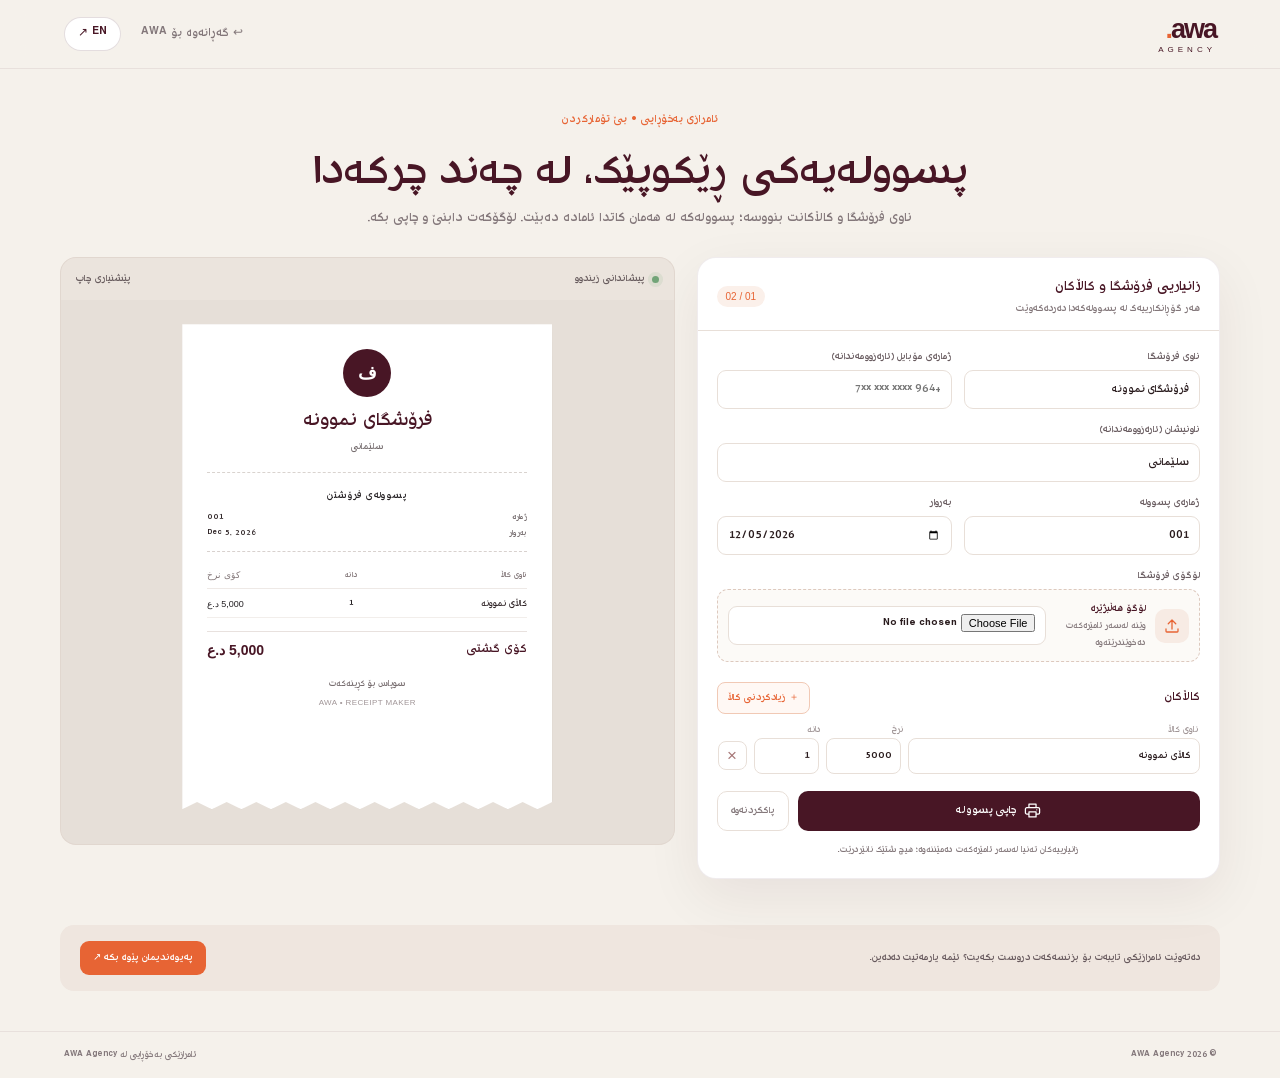
<file: tools/receipt-maker.html>
<!doctype html>
<html lang="ckb" dir="rtl"><head><meta charset="utf-8"><meta name="viewport" content="width=device-width,initial-scale=1"><meta name="theme-color" content="#481625"><meta name="description" content="پسوولەیەکی ڕێکوپێک دروست بکە و چاپی بکە."><title>دروستکەری پسوولە | AWA Agency</title><link rel="preload" href="../assets/fonts/rudawregular2.ttf" as="font" type="font/ttf" crossorigin>
<style>
@font-face{font-family:Rudaw;src:url('../assets/fonts/rudawregular2.ttf') format('truetype');font-display:swap}
:root{--wine:#481625;--orange:#e76434;--cream:#f5f1eb;--paper:#fff;--ink:#291b1d;--muted:#83777a;--line:#e8dfd8;--shadow:0 18px 55px #37131d12}
*{box-sizing:border-box}body{margin:0;background:var(--cream);color:var(--ink);font-family:Rudaw,Tahoma,Arial,sans-serif;line-height:1.8}button,input,select{font:inherit}button{cursor:pointer}a{text-decoration:none;color:inherit}.top{height:69px;padding:0 max(5%,calc((100% - 1160px)/2));display:flex;align-items:center;justify-content:space-between;border-bottom:1px solid #48162513;background:#f5f1ebed;backdrop-filter:blur(12px)}.brand{color:var(--wine);font:700 27px Arial;letter-spacing:-2px}.brand b{color:var(--orange)}.brand small{display:block;text-align:center;font:8px Arial;letter-spacing:4px}.topright{display:flex;align-items:center;gap:20px;font-size:12px}.back{color:var(--muted)}.lang{border:1px solid #48162525;border-radius:99px;background:#fff;padding:5px 13px;color:var(--wine)}
.wrap{width:min(1160px,92%);margin:auto}.intro{text-align:center;padding:36px 0 27px}.kicker{color:var(--orange);font-size:11px;letter-spacing:.35px}.intro h1{margin:8px 0 2px;color:var(--wine);font-size:clamp(28px,4vw,42px);font-weight:500;line-height:1.5}.intro p{max-width:680px;margin:0 auto;color:var(--muted);font-size:13px}
.workspace{display:grid;grid-template-columns:minmax(340px,.92fr) minmax(440px,1.08fr);gap:22px;align-items:start;padding-bottom:42px}.panel{background:#fff;border:1px solid #48162514;border-radius:19px;box-shadow:var(--shadow);overflow:hidden}.panelhead{padding:17px 19px 12px;border-bottom:1px solid var(--line);display:flex;align-items:center;justify-content:space-between}.panelhead strong{display:block;color:var(--wine);font-size:14px;font-weight:500}.panelhead small{display:block;color:var(--muted);font-size:10px}.step{font:10px Arial;color:var(--orange);background:#fbf0ea;border-radius:99px;padding:5px 9px}
.formbody{padding:17px 19px 20px}.fields{display:grid;grid-template-columns:1fr 1fr;gap:12px}.field label{display:block;color:#685b5f;font-size:10px;margin-bottom:4px}.field input,.field select{width:100%;height:39px;padding:7px 10px;border:1px solid var(--line);border-radius:9px;background:#fff;color:var(--ink);font-size:11px;outline:none}.field input:focus,.field select:focus{border-color:var(--orange);box-shadow:0 0 0 3px #e7643414}.field.full{grid-column:1/-1}.logo-field{display:flex;align-items:center;gap:10px}.logo-field input{height:auto;border:0;padding:0;font-size:10px}.upload{display:flex;align-items:center;gap:9px;padding:10px;border:1px dashed #ddc9be;border-radius:11px;background:#fcfaf7}.uploadmark{width:34px;height:34px;border-radius:10px;background:#f7ebe4;color:var(--orange);display:grid;place-items:center;flex:none}.uploadmark svg{width:18px;height:18px;fill:none;stroke:currentColor;stroke-width:1.7;stroke-linecap:round;stroke-linejoin:round}.uploadcopy strong{display:block;font-size:10px;color:var(--wine);font-weight:500}.uploadcopy small{display:block;font-size:9px;color:var(--muted)}
.itemshead{display:flex;align-items:center;justify-content:space-between;margin:20px 0 8px}.itemshead strong{color:var(--wine);font-size:12px;font-weight:500}.additem{border:1px solid #f1c9b5;border-radius:8px;background:#fff8f4;color:var(--orange);padding:6px 10px;font-size:10px}.rows{display:grid;gap:8px}.product-row{display:grid;grid-template-columns:minmax(100px,1fr) 75px 65px 30px;gap:7px;align-items:center}.product-row input{min-width:0;height:36px;width:100%;border:1px solid var(--line);border-radius:8px;padding:6px 8px;color:var(--ink);font-size:10px;background:#fff}.product-row input:focus{outline:1px solid var(--orange)}.remove{width:29px;height:29px;border:1px solid var(--line);border-radius:8px;background:#fff;color:#a57575;font:17px Arial}.remove:hover{background:#fff0ee;color:#b53939}.tablelabels{display:grid;grid-template-columns:minmax(100px,1fr) 75px 65px 30px;gap:7px;padding:0 2px;color:#a09596;font-size:9px}.formactions{display:flex;gap:9px;margin-top:17px}.printbtn{flex:1;border:0;border-radius:10px;background:var(--wine);color:#fff;padding:10px;font-size:11px;display:flex;justify-content:center;align-items:center;gap:8px;transition:background .2s,transform .2s}.printbtn:hover{background:#69263c;transform:translateY(-1px)}.printbtn svg{width:17px;height:17px;fill:none;stroke:currentColor;stroke-width:1.8;stroke-linejoin:round;stroke-linecap:round}.resetbtn{border:1px solid var(--line);border-radius:10px;background:#fff;color:var(--muted);padding:9px 13px;font-size:10px}.privacy{font-size:9px;color:var(--muted);margin:11px 0 0;text-align:center}
.previewwrap{position:sticky;top:18px}.previewbar{padding:12px 15px;display:flex;align-items:center;justify-content:space-between;background:#ebe4dd;border:1px solid #e1d7cf;border-bottom:0;border-radius:16px 16px 0 0;color:#675b5d;font-size:10px}.live{display:flex;align-items:center;gap:7px}.live i{width:7px;height:7px;background:#72a478;border-radius:50%;box-shadow:0 0 0 4px #72a47820}.paperbg{padding:24px;background:#e6dfd8;border:1px solid #e1d7cf;border-top:0;border-radius:0 0 16px 16px;min-height:545px;display:grid;place-items:start center}.receipt{position:relative;width:min(100%,370px);background:#fff;color:#252124;padding:25px 25px 27px;box-shadow:0 12px 35px #351b2023;font-family:Rudaw,Tahoma,Arial,sans-serif;min-height:485px;clip-path:polygon(0 0,100% 0,100% 98.5%,96% 100%,92% 98.5%,88% 100%,84% 98.5%,80% 100%,76% 98.5%,72% 100%,68% 98.5%,64% 100%,60% 98.5%,56% 100%,52% 98.5%,48% 100%,44% 98.5%,40% 100%,36% 98.5%,32% 100%,28% 98.5%,24% 100%,20% 98.5%,16% 100%,12% 98.5%,8% 100%,4% 98.5%,0 100%)}.receipthead{text-align:center;padding-bottom:15px;border-bottom:1px dashed #d9d3cf}.receiptlogo{width:54px;height:54px;border-radius:50%;object-fit:cover;margin:0 auto 7px;display:none}.receiptlogo.show{display:block}.storemark{width:48px;height:48px;border-radius:50%;margin:0 auto 7px;background:var(--wine);color:#fff;display:grid;place-items:center;font:700 18px Arial;letter-spacing:-1px}.receipt h2{font-size:19px;font-weight:500;color:var(--wine);margin:0}.storeline{color:#746b6d;font-size:9px;margin:1px 0}.receipttitle{margin:14px 0 5px;text-align:center;font-size:10px;font-weight:500;letter-spacing:.4px}.meta{display:flex;justify-content:space-between;gap:12px;color:#746b6d;font-size:8px;margin:2px 0}.meta b{font-weight:400;color:#33292b}.dash{border:0;border-top:1px dashed #d8d1ce;margin:11px 0}.rtable{width:100%;border-collapse:collapse;font-size:8px}.rtable th{color:#827678;font-weight:400;padding:4px 0;text-align:start;border-bottom:1px solid #eee9e6}.rtable td{padding:7px 0 5px;border-bottom:1px solid #f2eeeb;vertical-align:top}.rtable .num{text-align:center;white-space:nowrap}.rtable .money{text-align:end;white-space:nowrap;font-family:Arial,sans-serif;font-size:9px}.rtable .itemname{font-size:9px;color:#32272a}.totals{padding-top:8px}.totalrow{display:flex;justify-content:space-between;align-items:center;font-size:9px;color:#62585a;padding:2px 0}.totalrow b{font:10px Arial;color:#32272a}.grand{margin-top:5px;padding-top:7px;border-top:1px solid #e8e1de;color:var(--wine);font-size:12px;font-weight:500}.grand b{font:700 14px Arial;color:var(--wine)}.thanks{text-align:center;font-size:9px;color:#786e70;margin:14px 0 0}.receiptfoot{text-align:center;color:#a19698;font:8px Arial;margin-top:5px;letter-spacing:.4px}.promo{margin:4px 0 40px;padding:16px 20px;border-radius:14px;background:#efe6df;display:flex;align-items:center;justify-content:space-between;gap:12px}.promo p{margin:0;color:#66585c;font-size:10px}.promo a{background:var(--orange);color:white;border-radius:9px;padding:8px 13px;font-size:10px;white-space:nowrap}.foot{border-top:1px solid #48162513;padding:15px 5%;display:flex;justify-content:space-between;color:var(--muted);font-size:9px}
@media(max-width:900px){.workspace{grid-template-columns:minmax(0,1fr) minmax(350px,1fr);gap:14px}.formbody{padding:14px}.paperbg{padding:18px}.receipt{padding:22px}.product-row,.tablelabels{grid-template-columns:minmax(90px,1fr) 68px 60px 28px;gap:5px}}
@media(max-width:740px){.top{height:62px;padding:0 5%}.topright{gap:10px;font-size:10px}.wrap{width:94%}.intro{padding:28px 0 20px}.intro h1{font-size:28px}.intro p{font-size:11px}.workspace{grid-template-columns:1fr;gap:15px}.previewwrap{position:static;grid-row:1}.paperbg{min-height:0;padding:18px}.receipt{min-height:0;width:min(100%,400px)}.panelhead{padding:13px 15px 10px}.formbody{padding:15px}.promo{align-items:flex-start;flex-direction:column}.promo a{width:100%;text-align:center}.foot{flex-wrap:wrap;gap:10px}}
@media(max-width:420px){.intro h1{font-size:25px}.fields{grid-template-columns:1fr}.field.full{grid-column:auto}.product-row,.tablelabels{grid-template-columns:minmax(70px,1fr) 58px 55px 27px}.product-row input{padding:5px;font-size:9px}.paperbg{padding:12px}.receipt{padding:19px}.promo p{font-size:9px}}
@media print{@page{size:80mm auto;margin:4mm}html,body{background:#fff!important;margin:0!important;padding:0!important;width:80mm!important;color:#000!important}body{position:relative!important}body>*{visibility:hidden!important}.print-area,.print-area *{visibility:visible!important}.previewwrap{position:fixed!important;top:0!important;left:0!important;margin:0!important;width:80mm!important}.previewbar{display:none!important}.paperbg{display:block!important;border:0!important;border-radius:0!important;min-height:0!important;padding:0!important;background:#fff!important}.receipt{clip-path:none!important;box-shadow:none!important;width:100%!important;min-height:0!important;padding:2mm 1mm!important;margin:0!important;color:#000!important}.receipt h2,.grand,.grand b{color:#000!important}.receiptlogo{max-width:20mm;max-height:20mm;object-fit:contain}.rtable tr,.meta,.totalrow{break-inside:avoid}}
@media(prefers-reduced-motion:reduce){*,*:before,*:after{animation:none!important;transition:none!important;scroll-behavior:auto!important}}
</style></head><body>
<header class="top no-print"><a class="brand" href="../index.html">awa<b>.</b><small>AGENCY</small></a><div class="topright"><a class="back" href="../index.html" data-i18n="back">↩ گەڕانەوە بۆ AWA</a><button class="lang" id="lang" type="button">EN ↗</button></div></header>
<main class="wrap no-print"><section class="intro"><span class="kicker" data-i18n="kicker">ئامرازی بەخۆڕایی • بێ تۆمارکردن</span><h1 data-i18n="title">پسوولەیەکی ڕێکوپێک، لە چەند چرکەدا</h1><p data-i18n="intro">ناوی فرۆشگا و کاڵاکانت بنووسە؛ پسوولەکە لە هەمان کاتدا ئامادە دەبێت. لۆگۆکەت دابنێ و چاپی بکە.</p></section>
<section class="workspace">
<div class="panel"><div class="panelhead"><span><strong data-i18n="details">زانیاریی فرۆشگا و کاڵاکان</strong><small data-i18n="edit">هەر گۆڕانکارییەک لە پسوولەکەدا دەردەکەوێت</small></span><span class="step">01 / 02</span></div>
<div class="formbody"><div class="fields">
<div class="field"><label for="store" data-i18n="store">ناوی فرۆشگا</label><input id="store" maxlength="60" value="فرۆشگای نموونە"></div>
<div class="field"><label for="phone" data-i18n="phone">ژمارەی مۆبایل (ئارەزوومەندانە)</label><input id="phone" inputmode="tel" maxlength="30" placeholder="+964 7xx xxx xxxx"></div>
<div class="field full"><label for="address" data-i18n="address">ناونیشان (ئارەزوومەندانە)</label><input id="address" maxlength="80" value="سلێمانی"></div>
<div class="field"><label for="receiptNo" data-i18n="receiptNo">ژمارەی پسوولە</label><input id="receiptNo" maxlength="20" value="001"></div>
<div class="field"><label for="date" data-i18n="date">بەروار</label><input id="date" type="date"></div>
<div class="field full"><label for="logo" data-i18n="logo">لۆگۆی فرۆشگا</label><div class="upload"><span class="uploadmark"><svg viewBox="0 0 24 24"><path d="M12 16V4m-5 5 5-5 5 5M4 16v3a1 1 0 0 0 1 1h14a1 1 0 0 0 1-1v-3"></path></svg></span><span class="uploadcopy"><strong data-i18n="uploadTitle">لۆگۆ هەڵبژێرە</strong><small data-i18n="uploadNote">وێنە لەسەر ئامێرەکەت دەخوێندرێتەوە</small></span><input id="logo" type="file" accept="image/*" aria-label="Upload logo"></div></div>
</div><div class="itemshead"><strong data-i18n="products">کاڵاکان</strong><button class="additem" id="add" type="button">＋ <span data-i18n="add">زیادکردنی کاڵا</span></button></div>
<div class="tablelabels"><span data-i18n="product">ناوی کاڵا</span><span data-i18n="priceLabel">نرخ</span><span data-i18n="qtyLabel">دانە</span><span></span></div><div id="rows" class="rows"></div>
<div class="formactions"><button id="print" class="printbtn" type="button"><svg viewBox="0 0 24 24"><path d="M7 8V3h10v5M7 17H4a2 2 0 0 1-2-2v-5a2 2 0 0 1 2-2h16a2 2 0 0 1 2 2v5a2 2 0 0 1-2 2h-3M7 14h10v7H7z"></path><path d="M18 11h.01"></path></svg><span data-i18n="print">چاپی پسوولە</span></button><button id="reset" class="resetbtn" type="button" data-i18n="reset">پاککردنەوە</button></div><p class="privacy" data-i18n="privacy">زانیارییەکان تەنیا لەسەر ئامێرەکەت دەمێننەوە؛ هیچ شتێک نانێردرێت.</p></div></div>
<div class="previewwrap print-area"><div class="previewbar"><span class="live"><i></i><span data-i18n="live">پیشاندانی زیندوو</span></span><span data-i18n="preview">پێشنیاری چاپ</span></div><div class="paperbg"><article class="receipt" id="receipt" dir="rtl">
<div class="receipthead"><div class="storemark" id="storemark">ف</div><img class="receiptlogo" id="receiptlogo" alt="Store logo"><h2 id="outStore">فرۆشگای نموونە</h2><p class="storeline" id="outAddress">سلێمانی</p><p class="storeline" id="outPhone"></p></div>
<p class="receipttitle" data-i18n="receipt">پسوولەی فرۆشتن</p><div class="meta"><span data-i18n="number">ژمارە</span><b id="outNo">001</b></div><div class="meta"><span data-i18n="theDate">بەروار</span><b id="outDate"></b></div><hr class="dash">
<table class="rtable"><thead><tr><th data-i18n="product">کاڵا</th><th class="num" data-i18n="qtyLabel">دانە</th><th class="money" data-i18n="sumLabel">کۆی نرخ</th></tr></thead><tbody id="outRows"></tbody></table>
<div class="totals"><div class="totalrow grand"><span data-i18n="grandTotal">کۆی گشتی</span><b id="outTotal"></b></div></div><p class="thanks" data-i18n="thanks">سوپاس بۆ کڕینەکەت</p><p class="receiptfoot">AWA • RECEIPT MAKER</p></article></div></div>
</section><section class="promo"><p data-i18n="promo">دەتەوێت ئامرازێکی تایبەت بۆ بزنسەکەت دروست بکەیت؟ ئێمە یارمەتیت دەدەین.</p><a href="mailto:contact@awaagency.net?subject=Business%20tool" data-i18n="contact">پەیوەندیمان پێوە بکە ↗</a></section></main>
<footer class="foot no-print"><span>© <span id="year"></span> AWA Agency</span><span data-i18n="foot">ئامرازێکی بەخۆڕایی لە AWA Agency</span></footer>
<script>
const text={
ku:{back:'↩ گەڕانەوە بۆ AWA',kicker:'ئامرازی بەخۆڕایی • بێ تۆمارکردن',title:'پسوولەیەکی ڕێکوپێک، لە چەند چرکەدا',intro:'ناوی فرۆشگا و کاڵاکانت بنووسە؛ پسوولەکە لە هەمان کاتدا ئامادە دەبێت. لۆگۆکەت دابنێ و چاپی بکە.',details:'زانیاریی فرۆشگا و کاڵاکان',edit:'هەر گۆڕانکارییەک لە پسوولەکەدا دەردەکەوێت',store:'ناوی فرۆشگا',phone:'ژمارەی مۆبایل (ئارەزوومەندانە)',address:'ناونیشان (ئارەزوومەندانە)',receiptNo:'ژمارەی پسوولە',date:'بەروار',logo:'لۆگۆی فرۆشگا',uploadTitle:'لۆگۆ هەڵبژێرە',uploadNote:'وێنە لەسەر ئامێرەکەت دەخوێندرێتەوە',products:'کاڵاکان',add:'زیادکردنی کاڵا',product:'ناوی کاڵا',priceLabel:'نرخ',qtyLabel:'دانە',sumLabel:'کۆی نرخ',print:'چاپی پسوولە',reset:'پاککردنەوە',privacy:'زانیارییەکان تەنیا لەسەر ئامێرەکەت دەمێننەوە؛ هیچ شتێک نانێردرێت.',live:'پیشاندانی زیندوو',preview:'پێشنیاری چاپ',receipt:'پسوولەی فرۆشتن',number:'ژمارە',theDate:'بەروار',grandTotal:'کۆی گشتی',thanks:'سوپاس بۆ کڕینەکەت',promo:'دەتەوێت ئامرازێکی تایبەت بۆ بزنسەکەت دروست بکەیت؟ ئێمە یارمەتیت دەدەین.',contact:'پەیوەندیمان پێوە بکە ↗',foot:'ئامرازێکی بەخۆڕایی لە AWA Agency',itemPlaceholder:'ناوی کاڵا',pricePlaceholder:'نرخ',qtyPlaceholder:'دانە',remove:'سڕینەوەی کاڵا',empty:'کاڵاکانت زیاد بکە',currency:'د.ع'},
en:{back:'↩ Back to AWA',kicker:'FREE TOOL • NO SIGN-UP',title:'A tidy receipt in seconds',intro:'Enter your shop details and products; your receipt updates as you type. Add your logo and print.',details:'Shop and product details',edit:'Changes appear on the receipt instantly',store:'Shop name',phone:'Phone number (optional)',address:'Address (optional)',receiptNo:'Receipt number',date:'Date',logo:'Shop logo',uploadTitle:'Choose a logo',uploadNote:'Your image stays on this device',products:'Products',add:'Add a product',product:'Product name',priceLabel:'Price',qtyLabel:'Qty',sumLabel:'Amount',print:'Print receipt',reset:'Clear',privacy:'Your details stay on this device; nothing is sent.',live:'LIVE PREVIEW',preview:'PRINT VIEW',receipt:'SALES RECEIPT',number:'Receipt no.',theDate:'Date',grandTotal:'TOTAL',thanks:'Thank you for your purchase',promo:'Need a custom tool for your business? We can build it with you.',contact:'Contact AWA ↗',foot:'A free tool by AWA Agency',itemPlaceholder:'Product name',pricePlaceholder:'Price',qtyPlaceholder:'Qty',remove:'Remove product',empty:'Add products to your receipt',currency:'IQD'}};
let lang='ku',rows=[{name:'کاڵای نموونە',price:5000,qty:1}],logoUrl='';const $=s=>document.querySelector(s);const number=n=>new Intl.NumberFormat(lang==='ku'?'ckb-IQ':'en-US',{maximumFractionDigits:0}).format(Number(n)||0);const money=n=>number(n)+' '+text[lang].currency;
function localDate(){const d=new Date();return d.getFullYear()+'-'+String(d.getMonth()+1).padStart(2,'0')+'-'+String(d.getDate()).padStart(2,'0')}
function tr(){document.querySelectorAll('[data-i18n]').forEach(e=>e.textContent=text[lang][e.dataset.i18n]);document.documentElement.lang=lang==='ku'?'ckb':'en';document.documentElement.dir=lang==='ku'?'rtl':'ltr';$('#receipt').dir=lang==='ku'?'rtl':'ltr';document.title=lang==='ku'?'دروستکەری پسوولە | AWA Agency':'Receipt Maker | AWA Agency';$('#lang').textContent=lang==='ku'?'EN ↗':'کوردی ↗';$('#store').placeholder=lang==='ku'?'ناوی فرۆشگا':'Shop name';renderInputs();render()}
function renderInputs(){const host=$('#rows');host.replaceChildren();rows.forEach((r,i)=>{const row=document.createElement('div');row.className='product-row';const name=document.createElement('input');name.type='text';name.maxLength=60;name.value=r.name;name.placeholder=text[lang].itemPlaceholder;name.setAttribute('aria-label',text[lang].product);name.addEventListener('input',()=>{rows[i].name=name.value;render()});const price=document.createElement('input');price.type='number';price.min='0';price.step='1';price.inputMode='decimal';price.value=r.price;price.placeholder=text[lang].pricePlaceholder;price.setAttribute('aria-label',text[lang].priceLabel);price.addEventListener('input',()=>{rows[i].price=Math.max(0,Number(price.value)||0);render()});const qty=document.createElement('input');qty.type='number';qty.min='1';qty.step='1';qty.value=r.qty;qty.placeholder=text[lang].qtyPlaceholder;qty.setAttribute('aria-label',text[lang].qtyLabel);qty.addEventListener('input',()=>{rows[i].qty=Math.max(1,Math.floor(Number(qty.value)||1));render()});const remove=document.createElement('button');remove.type='button';remove.className='remove';remove.textContent='×';remove.setAttribute('aria-label',text[lang].remove);remove.onclick=()=>{rows.splice(i,1);renderInputs();render()};row.append(name,price,qty,remove);host.append(row)})}
function render(){const store=$('#store').value.trim()||(lang==='ku'?'فرۆشگا':'Shop');$('#outStore').textContent=store;$('#storemark').textContent=store.trim().slice(0,1)||'A';$('#outAddress').textContent=$('#address').value.trim();$('#outPhone').textContent=$('#phone').value.trim();$('#outNo').textContent=$('#receiptNo').value.trim()||'—';const date=$('#date').value;$('#outDate').textContent=date?new Intl.DateTimeFormat(lang==='ku'?'ckb-IQ':'en-GB',{year:'numeric',month:'short',day:'numeric'}).format(new Date(date+'T12:00:00')):'—';const body=$('#outRows');body.replaceChildren();let sum=0;const visible=rows.filter(r=>r.name.trim());visible.forEach(r=>{const tr=document.createElement('tr'),name=document.createElement('td'),qty=document.createElement('td'),price=document.createElement('td');name.className='itemname';name.textContent=r.name;qty.className='num';qty.textContent=number(r.qty);price.className='money';price.textContent=money(r.price*r.qty);sum+=Number(r.price)*Number(r.qty);tr.append(name,qty,price);body.append(tr)});if(!visible.length){const tr=document.createElement('tr'),td=document.createElement('td');td.colSpan=3;td.className='itemname';td.style.textAlign='center';td.style.color='#918688';td.textContent=text[lang].empty;tr.append(td);body.append(tr)}$('#outTotal').textContent=money(sum)}
function sync(){render()}
$('#lang').addEventListener('click',()=>{lang=lang==='ku'?'en':'ku';tr()});$('#add').addEventListener('click',()=>{rows.push({name:'',price:0,qty:1});renderInputs();$('#rows').lastElementChild?.firstElementChild.focus();render()});$('#print').addEventListener('click',()=>window.print());$('#reset').addEventListener('click',()=>{rows=[];$('#store').value='';$('#phone').value='';$('#address').value='';$('#receiptNo').value='001';$('#date').value=localDate();$('#logo').value='';logoUrl='';$('#receiptlogo').classList.remove('show');$('#receiptlogo').removeAttribute('src');$('#storemark').hidden=false;renderInputs();render()});['store','phone','address','receiptNo','date'].forEach(id=>$('#'+id).addEventListener('input',sync));$('#logo').addEventListener('change',e=>{const file=e.target.files&&e.target.files[0];if(!file)return;const reader=new FileReader();reader.onload=()=>{logoUrl=reader.result;$('#receiptlogo').src=logoUrl;$('#receiptlogo').classList.add('show');$('#storemark').hidden=true};reader.readAsDataURL(file)});$('#date').value=localDate();$('#year').textContent=new Date().getFullYear();tr();
</script></body></html>
</file>
<file: style.css>
:root{--ink:#481625;--orange:#f56b35;--paper:#f8f5ef;--muted:#77666c;--line:#48162520}*{box-sizing:border-box}html{scroll-behavior:smooth;scroll-padding-top:100px}body{margin:0;background:var(--paper);color:var(--ink);font-family:Tahoma,Arial,sans-serif;line-height:1.8}a{color:inherit;text-decoration:none}button{font:inherit}button,a{-webkit-tap-highlight-color:transparent}a:focus-visible,button:focus-visible,.project:focus-visible{outline:3px solid var(--orange);outline-offset:6px}img{max-width:100%}h1,h2,h3,p{margin:0}h1,h2,h3{line-height:1.5}h1,h2{letter-spacing:-.035em}h2{font-size:clamp(28px,3.6vw,48px)}.wrap{max-width:1280px;width:88%;margin:auto}.progress{position:fixed;top:0;left:0;height:3px;background:var(--orange);z-index:100;width:0}header{width:100%;display:flex;align-items:center;justify-content:space-between;padding:20px 6%;border-bottom:1px solid var(--line);background:#f8f5efed;backdrop-filter:blur(14px);position:sticky;top:0;z-index:50;gap:20px}.brand img{width:124px;height:45px;object-fit:contain;mix-blend-mode:multiply;display:block}nav,.nav-actions{display:flex;align-items:center;gap:28px}nav a{font-size:14px;position:relative}nav a:after{content:'';height:2px;width:0;position:absolute;bottom:-4px;inset-inline-start:0;background:var(--orange);transition:width .3s}nav a:hover:after{width:100%}#language{background:transparent;border:1px solid var(--line);border-radius:50px;padding:7px 15px;cursor:pointer;font-size:13px}.nav-contact{font-size:14px;border-bottom:1px solid var(--ink)}.hero{position:relative;min-height:760px;display:grid;grid-template-columns:1.1fr 1fr;align-items:center;gap:4%;padding-top:60px;padding-bottom:110px}.eyebrow{font-size:12px;font-weight:600;letter-spacing:.08em;display:flex;align-items:center;gap:10px;margin-bottom:24px}.dot{height:8px;width:8px;display:inline-block;border-radius:50%;background:var(--orange);box-shadow:0 0 0 6px #f56b3515}.hero h1{font-size:clamp(40px,5.1vw,74px);line-height:1.55}.hero em{font-style:normal;color:var(--orange);position:relative}.lead{font-size:16px;max-width:470px;color:var(--muted);margin:24px 0 30px}.actions{display:flex;align-items:center;gap:25px;flex-wrap:wrap}.button{background:var(--ink);color:var(--paper);padding:15px 24px;border-radius:50px;display:inline-flex;align-items:center;gap:28px;font-size:14px;transition:transform .3s,background .3s}.button:hover{transform:translateY(-4px);background:#6a233b}.text-link{font-size:14px;border-bottom:1px solid var(--line);padding:8px 0}.hero-art{position:relative;aspect-ratio:1;direction:ltr;display:grid;place-items:center;isolation:isolate}.hero-art:before{content:'';position:absolute;inset:15%;background:#e7c9be;filter:blur(70px);border-radius:50%;opacity:.6}.core{width:67%;height:67%;border-radius:50%;background:linear-gradient(135deg,#762c47,#481625 55%,#290b15);box-shadow:inset 4px 5px 18px #ffffff20,20px 35px 70px #48162522;display:flex;align-items:center;justify-content:center;flex-direction:column;color:var(--paper);animation:float 7s ease-in-out infinite}.core>span{font-family:Arial,sans-serif;font-size:clamp(80px,11vw,158px);font-weight:900;letter-spacing:-.1em;line-height:1.2;padding-right:12px}.orange{color:var(--orange)}.core small{font-size:8px;letter-spacing:2px}.orbit{position:absolute;inset:5%;border:1px solid #48162525;border-radius:50%;animation:spin 32s linear infinite}.orbit:after{content:'';position:absolute;left:15%;top:12%;width:12px;height:12px;background:var(--orange);border-radius:50%}.orbit-two{inset:-2%;border-style:dashed;animation-direction:reverse;animation-duration:50s}.orbit-two:after{width:7px;height:7px;top:80%}.orbit-three{inset:12%;transform:rotateX(55deg);border-color:#f56b3550;animation:none}.floating{position:absolute;background:var(--paper);box-shadow:0 12px 30px #48162512;border:1px solid var(--line);border-radius:16px;font-size:11px;letter-spacing:1px;padding:14px 19px;display:flex;align-items:center;gap:22px;animation:float 6s ease-in-out infinite}.floating b{color:var(--orange);font-size:22px}.pill-one{top:6%;right:2%}.pill-two{bottom:5%;left:9%;animation-delay:-2s}.pill-three{top:50%;left:-3%;animation-delay:-4s}.art-note{position:absolute;bottom:-10%;font-size:8px;letter-spacing:2px;opacity:.5}.hero-bottom{position:absolute;bottom:25px;left:0;width:100%;display:flex;justify-content:space-between;border-top:1px solid var(--line);padding-top:20px;align-items:center;font-size:10px;letter-spacing:.06em}.hero-bottom a{font-size:25px}.ticker{background:var(--ink);color:var(--paper);overflow:hidden;padding:19px 0;direction:ltr}.ticker>div{display:flex;align-items:center;gap:40px;width:max-content;animation:marquee 40s linear infinite;letter-spacing:2px;font-size:17px}.ticker i{font-style:normal;font-size:27px;color:var(--orange)}.section{padding-top:105px;padding-bottom:105px}.section-head{max-width:730px;margin-bottom:54px}.section-head>p:last-child{color:var(--muted);margin-top:20px;max-width:600px}.service-grid{display:grid;grid-template-columns:repeat(3,1fr)}.service{padding:32px;border-top:1px solid var(--line);border-inline-end:1px solid var(--line);position:relative;transition:background .35s,transform .35s}.service:nth-child(3n){border-inline-end:0}.service:hover{background:#f1e7df;transform:translateY(-5px)}.service-top{display:flex;justify-content:space-between;align-items:center;margin-bottom:25px}.icon{width:44px;height:44px;color:var(--orange)}.service-top span{font:12px Arial;opacity:.4}.service h3{font-size:19px;margin-bottom:13px}.service p{font-size:14px;color:var(--muted)}.work{background:#eee8df}.projects{display:grid;grid-template-columns:repeat(3,1fr);gap:50px 36px}.project{text-align:center;padding:12px;outline:none}.logo-circle{width:210px;height:210px;margin:0 auto 24px;position:relative;border-radius:50%;display:grid;place-items:center;background:white;box-shadow:0 8px 40px #48162508;transition:transform .5s}.logo-circle:before{content:'';position:absolute;inset:-9px;border:1px dashed #48162540;border-radius:50%;transition:border-color .3s;animation:spin 20s linear infinite;animation-play-state:paused}.logo-circle:after{content:'';position:absolute;inset:-10px;border:2px solid transparent;border-top-color:var(--orange);border-radius:50%;opacity:0;animation:spin 4s linear infinite;animation-play-state:paused;transition:opacity .3s}.project:hover .logo-circle,.project:focus .logo-circle{transform:translateY(-8px) scale(1.03)}.project:hover .logo-circle:before,.project:hover .logo-circle:after,.project:focus .logo-circle:before,.project:focus .logo-circle:after{animation-play-state:running;opacity:1}.logo-circle img{width:70%;height:70%;object-fit:contain;transition:transform .5s}.project:hover img{transform:scale(1.04)}.project h3{font-size:17px}.project p{font-size:12px;color:var(--muted);margin-top:7px}.about{display:grid;grid-template-columns:1fr 1fr;gap:9%;align-items:center}.about-art{min-height:430px;background:var(--ink);color:var(--paper);border-radius:4px;position:relative;overflow:hidden;direction:ltr;padding:38px;display:flex;flex-direction:column;justify-content:space-between}.outline-word{font:900 160px/1 Arial;letter-spacing:-14px;color:transparent;-webkit-text-stroke:1px #ffffff40}.big-asterisk{position:absolute;font:260px/1 Arial;color:var(--orange);right:-35px;top:80px;animation:spin 40s linear infinite}.about-art p{font-size:11px;letter-spacing:2px;line-height:2}.about-copy>p:not(.eyebrow){color:var(--muted);margin-top:24px}.steps{display:flex;gap:22px;border-top:1px solid var(--line);margin-top:30px;padding-top:20px}.steps div{display:flex;flex-direction:column;font-size:13px;gap:5px}.steps b{font:12px Arial;color:var(--orange)}.contact{background:var(--ink);color:var(--paper);padding:95px 0}.contact h2{font-size:clamp(32px,5vw,64px);max-width:850px}.contact .eyebrow{color:#f8c2a9}.contact-email{direction:ltr;display:flex;align-items:center;justify-content:space-between;gap:10px;font:clamp(20px,4.3vw,58px)/1.4 Arial;margin-top:45px;border-bottom:1px solid #ffffff35;padding-bottom:30px;overflow-wrap:anywhere}.contact-email span{color:var(--orange)}.contact-bottom{display:flex;gap:25px;align-items:center;justify-content:space-between;margin-top:35px;font-size:14px}.light{background:var(--paper);color:var(--ink)}.light:hover{background:#f8d5bd}.contact-bottom p{color:#d7bcc5}footer{display:flex;align-items:center;justify-content:space-between;padding-top:32px;padding-bottom:32px;gap:20px;font-size:12px}.skip{position:fixed;top:-100px;z-index:120;background:var(--ink);color:white;padding:12px}.skip:focus{top:12px}.reveal{opacity:1}.hero-copy{animation:enter .9s ease-out both}.hero-art{animation:enter 1.2s ease-out both}html[dir=ltr] body{font-family:Arial,sans-serif}html[dir=ltr] h1{line-height:1.15}html[dir=ltr] h2{line-height:1.2}@keyframes spin{to{rotate:360deg}}@keyframes float{50%{transform:translateY(-12px)}}@keyframes enter{from{opacity:0;transform:translateY(20px)}to{opacity:1;transform:none}}@keyframes marquee{to{transform:translateX(-50%)}}@media(max-width:900px){nav{gap:15px}.nav-contact{display:none}.hero{min-height:650px}.hero h1{font-size:42px}.service-grid{grid-template-columns:repeat(2,1fr)}.service:nth-child(3n){border-inline-end:1px solid var(--line)}.service:nth-child(2n){border-inline-end:0}.logo-circle{width:170px;height:170px}.about{gap:5%}.about-art{min-height:380px}.contact-bottom{flex-wrap:wrap}}@media(max-width:640px){header{padding:14px 6%;gap:12px}.brand img{width:95px;height:35px}nav{gap:12px}nav a{font-size:11px}nav a:last-child{display:none}#language{font-size:11px;padding:5px 10px}.hero{grid-template-columns:1fr;padding-top:40px;padding-bottom:90px;gap:45px}.hero h1{font-size:43px}.lead{font-size:14px}.hero-art{width:85%;margin:0 auto 25px}.core>span{font-size:100px}.core small{font-size:6px}.hero-bottom{font-size:8px;gap:10px}.hero-bottom span:nth-child(2){max-width:130px}.art-note{bottom:-8%}.section{padding-top:65px;padding-bottom:65px}.section-head{margin-bottom:35px}.section-head>p:last-child{font-size:14px}.service-grid{grid-template-columns:1fr}.service{padding:24px 5px;border-inline-end:0!important}.service-top{margin-bottom:15px}.projects{grid-template-columns:repeat(2,1fr);gap:35px 12px}.logo-circle{width:130px;height:130px}.project{padding:5px}.project h3{font-size:14px}.project p{font-size:11px}.about{grid-template-columns:1fr;gap:40px}.about-art{min-height:330px}.about-copy p{font-size:14px}.contact{padding:60px 0}.contact-bottom{flex-direction:column;align-items:flex-start;gap:20px}.contact-email{font-size:21px}footer{flex-wrap:wrap;gap:25px}footer>*{flex-basis:40%}.ticker>div{font-size:13px}.eyebrow{font-size:10px}.floating{padding:10px 14px;font-size:9px}.actions{gap:18px}.button{font-size:13px;padding:13px 20px}}@media(prefers-reduced-motion:reduce){*,*:before,*:after{animation:none!important;transition:none!important;scroll-behavior:auto!important}.motion .reveal{opacity:1;translate:none;scale:none}}

/* ===== v2: water hero, spotlight, tilt ===== */
.hero{max-width:none;width:100%;margin:0;background:radial-gradient(120% 90% at 80% 10%,#6a233b 0%,#481625 45%,#240912 100%);color:var(--paper);overflow:hidden;padding:0;display:block;min-height:min(900px,100vh)}
#water{position:absolute;inset:0;width:100%;height:100%;display:block}
.hero-in{position:relative;z-index:2;min-height:inherit;display:grid;grid-template-columns:1.1fr 1fr;align-items:center;gap:4%;padding-top:70px;padding-bottom:130px}
.hero h1{font-size:clamp(44px,6.2vw,92px)}
.hero em{background:linear-gradient(100deg,#f56b35,#ffb38a 50%,#f56b35);background-size:200% 100%;-webkit-background-clip:text;background-clip:text;color:transparent;animation:shine 5s linear infinite}
.hero .lead{color:#dcc3cb}.hero .eyebrow{color:#f8c2a9}
.hero .button{background:var(--orange);color:#2a0b15;font-weight:700}.hero .button:hover{background:#ff8a58}
.hero .text-link{border-color:#ffffff40}
.hero-bottom{z-index:3;border-color:#ffffff25;left:0;width:100%;padding:20px 6% 0;bottom:25px;position:absolute}
.hero-art:before{background:#f56b35;opacity:.35}
.orbit{border-color:#ffffff30}.orbit-three{border-color:#f56b3590}
.core{background:radial-gradient(circle at 30% 25%,#ffd0b5,#f56b35 38%,#a8341c 75%,#5c1a14);border-radius:46% 54% 52% 48%/52% 46% 54% 48%;animation:blob 9s ease-in-out infinite,float 7s ease-in-out infinite;box-shadow:inset -14px -18px 40px #3a0d12aa,inset 10px 12px 30px #ffffff55,0 40px 90px #f56b3555;color:#fff}
.dotmark{color:#481625}
.floating{background:#ffffff14;border-color:#ffffff30;backdrop-filter:blur(12px);color:var(--paper)}
.art-note{opacity:.6}
.progress{background:linear-gradient(90deg,#f56b35,#ffb38a)}
.service{--x:50%;--y:50%;overflow:hidden;isolation:isolate}
.service:before{content:'';position:absolute;inset:0;z-index:-1;opacity:0;transition:opacity .4s;background:radial-gradient(380px circle at var(--x) var(--y),#f56b3538,transparent 60%)}
.service:hover{background:#481625;color:var(--paper);transform:none}.service:hover:before{opacity:1}.service:hover p{color:#dcc3cb}
.service .icon{transition:transform .5s}.service:hover .icon{transform:rotate(-8deg) scale(1.15)}
.project{perspective:700px}
.logo-circle{transform-style:preserve-3d;transition:transform .15s ease-out,box-shadow .4s}
.project:hover .logo-circle{box-shadow:0 30px 60px #48162522;transform:translateY(-8px) rotateX(var(--rx,0)) rotateY(var(--ry,0))}
.big-asterisk{filter:drop-shadow(0 0 40px #f56b3566)}
.outline-word{-webkit-text-stroke:1px #ffffff55}
.steps div{flex:1;padding:14px 0;transition:color .3s}.steps div:hover{color:var(--orange)}
.contact{position:relative;overflow:hidden}
.contact:before{content:'';position:absolute;width:700px;height:700px;border-radius:50%;background:radial-gradient(#f56b3540,transparent 65%);top:-250px;inset-inline-end:-150px;pointer-events:none}
.contact-email{transition:color .3s,letter-spacing .5s}.contact-email:hover{color:var(--orange);letter-spacing:.01em}
.contact-email span{display:inline-block;transition:transform .4s}.contact-email:hover span{transform:translate(6px,-6px)}
.hero h1 span{display:inline-block}
@keyframes shine{to{background-position:-200% 0}}
@keyframes blob{50%{border-radius:55% 45% 44% 56%/46% 56% 44% 54%}}
@media(max-width:900px){.hero-in{grid-template-columns:1fr}.hero-art{width:70%;margin:30px auto 0}}
@media(max-width:640px){.hero-in{padding-top:40px;padding-bottom:110px;gap:35px}.hero h1{font-size:44px}.hero-art{width:82%}.hero-bottom{padding:16px 6% 0}}
@media(prefers-reduced-motion:reduce){#water{display:none}}

.logo-circle{overflow:visible}
.logo-circle img{border-radius:50%}
.logo-circle.fill img{width:100%;height:100%;object-fit:cover}
.logo-circle:not(.fill) img{width:78%;height:78%}
.logo-circle[style*="#ece4d8"] img{width:90%;height:90%}

/* ===== Kurdish font: Rudaw ===== */
@font-face{font-family:"Rudaw";src:url("assets/fonts/rudawregular2.ttf") format("truetype");font-weight:400;font-style:normal;font-display:swap}
html[lang=ckb] body,html[lang=ckb] button{font-family:"Rudaw",Tahoma,Arial,sans-serif}
html[lang=ckb] h1,html[lang=ckb] h2,html[lang=ckb] h3{font-weight:400;font-synthesis:none;letter-spacing:0}
html[lang=ckb] .hero h1{line-height:1.5}
html[lang=ckb] .lead,html[lang=ckb] .service p,html[lang=ckb] .about-copy p{line-height:2}
html[lang=ckb] .eyebrow{letter-spacing:0}
html[lang=ckb] .ticker,html[lang=ckb] .floating,html[lang=ckb] .art-note,html[lang=ckb] .hero-bottom span:first-child{font-family:Arial,sans-serif}

/* ===== social icons ===== */
.social{display:flex;align-items:center;gap:8px;direction:ltr}
.social a{width:36px;height:36px;border:1px solid var(--line);border-radius:50%;display:grid;place-items:center;transition:background .3s,color .3s,border-color .3s,transform .3s}
.social svg{width:17px;height:17px}
.social a:hover{background:var(--orange);border-color:var(--orange);color:#2a0b15;transform:translateY(-3px)}
.head-social{margin-inline-end:4px}
.foot-social a{width:40px;height:40px}
@media(max-width:900px){.nav-actions{gap:14px}}
@media(max-width:640px){.head-social{gap:5px}.head-social a{width:28px;height:28px}.head-social svg{width:14px;height:14px}.head-social a:nth-child(3){display:none}footer>.foot-social{flex-basis:auto}}
@media(max-width:420px){.head-social{display:none}}

/* ===== v3: services orbit awa ===== */
html,body{overflow-x:clip}
.hero-art{container-type:inline-size;--r:42cqw}
.hero-art .floating{display:none}
.core{width:38%;height:38%}
.core>span{font-size:17cqw;letter-spacing:-.08em;padding-right:0;line-height:1.1}
.core small{font-size:max(5.5px,1.35cqw);letter-spacing:.2em;margin-top:2px}
.dotmark{display:inline-block;width:.14em;height:.14em;border-radius:50%;background:#481625;margin-inline-start:.06em;vertical-align:baseline}
.orbit-one{inset:8%}.orbit-two{inset:-3%}.orbit-three{inset:19%}
.ring{position:absolute;inset:0;animation:spin 70s linear infinite;z-index:3}
.sat{position:absolute;left:50%;top:50%;width:0;height:0;transform:rotate(var(--a)) translateX(var(--r))}
.up{transform:rotate(calc(var(--a)*-1))}
.cw{width:0;height:0;position:relative;animation:spin 70s linear infinite reverse}
.chip{position:absolute;left:0;top:0;transform:translate(-50%,-50%);white-space:nowrap;display:flex;align-items:center;gap:8px;padding:9px 15px;font-size:12px;line-height:1.3;color:var(--paper);background:#ffffff18;border:1px solid #ffffff38;border-radius:99px;backdrop-filter:blur(12px);box-shadow:0 10px 30px #1a061033;transition:background .3s,color .3s}
.chip svg{width:17px;height:17px;color:var(--orange);flex:none}
.chip:hover{background:var(--orange);color:#2a0b15}.chip:hover svg{color:#2a0b15}
.hero-art:hover .ring,.hero-art:hover .cw{animation-play-state:paused}
html[lang=en] .chip{font-family:Arial,sans-serif}
@media(max-width:900px){.hero-art{width:min(86%,520px)}}
@media(max-width:640px){.hero-art{width:80%;--r:41cqw;margin:10px auto 30px}.chip{font-size:9.5px;padding:6px 9px;gap:5px}.chip svg{width:12px;height:12px}.core{width:36%;height:36%}.hero-in{gap:20px}.about-art{padding:26px}.outline-word{font-size:110px;letter-spacing:-9px}.big-asterisk{font-size:190px;top:60px}.contact h2{font-size:30px}.contact-bottom .button{width:100%;justify-content:space-between}.projects{gap:30px 10px}footer{justify-content:center;text-align:center}footer>*{flex-basis:auto}.section-head h2{font-size:27px}.hero-bottom{font-size:8px}}
@media(max-width:380px){.chip>span{display:none}.chip{padding:8px}.chip svg{width:15px;height:15px}.hero h1{font-size:38px}}
@media(prefers-reduced-motion:reduce){.ring,.cw{animation:none!important}}

.project p.extra{color:var(--orange);font-weight:700;margin-top:3px}



/* ===== Free business tools ===== */
.tool-grid{display:grid;grid-template-columns:repeat(4,minmax(0,1fr));gap:14px;margin-top:8px}
.tool-card{min-width:0;display:flex;flex-direction:column;min-height:260px;padding:22px;border:1px solid var(--line);border-radius:18px;background:#fff;color:var(--ink);position:relative;overflow:hidden;transition:transform .25s,border-color .25s,box-shadow .25s}
.tool-card:before{content:'';position:absolute;width:180px;height:180px;inset-inline-end:-95px;top:-105px;border-radius:50%;background:radial-gradient(circle,#f56b351c,transparent 68%);transition:transform .35s}
.tool-card:hover{transform:translateY(-5px);border-color:#e8b9a4;box-shadow:0 16px 38px #48162512}
.tool-card:hover:before{transform:scale(1.4)}
.tool-top{display:flex;align-items:center;justify-content:space-between;gap:10px;position:relative;margin-bottom:18px}
.tool-icon{width:52px;height:52px;border-radius:16px;background:#f8ebe4;color:var(--orange);display:grid;place-items:center;flex:none;transition:background .25s,color .25s}
.tool-icon svg{width:26px;height:26px;fill:none;stroke:currentColor;stroke-width:1.7;stroke-linecap:round;stroke-linejoin:round}
.tool-card:hover .tool-icon{background:var(--orange);color:#fff}
.tool-tag{font-size:10px;font-weight:700;color:var(--orange);border:1px solid #f56b3555;background:#f56b3510;border-radius:99px;padding:2px 10px;line-height:1.7}
.tool-card h3{font-size:16px;font-weight:600;margin:0 0 8px;position:relative}
.tool-card p{font-size:12px;line-height:1.9;color:var(--muted);margin:0;position:relative}
.tool-cta{margin-top:auto;padding-top:18px;display:flex;align-items:center;justify-content:space-between;gap:10px;position:relative;font-size:12px;font-weight:700;color:var(--orange)}
.tool-cta:before{content:'';position:absolute;inset-inline:0;top:0;border-top:1px solid var(--line)}
.tool-cta b{font:15px Arial;transition:transform .25s}
.tool-card:hover .tool-cta b{transform:translate(3px,-3px)}
@media(max-width:1000px){.tool-grid{grid-template-columns:repeat(2,minmax(0,1fr))}.tool-card{min-height:240px}}
@media(max-width:560px){.tool-grid{grid-template-columns:1fr;gap:10px}.tool-card{min-height:0;padding:18px}.tool-top{margin-bottom:12px}.tool-icon{width:46px;height:46px;border-radius:14px}.tool-icon svg{width:23px;height:23px}.tool-card p{font-size:11.5px}}

/* Service tiles and linked details */
.service-grid{display:grid;grid-template-columns:repeat(3,minmax(0,1fr));gap:14px;margin-top:7px}
.service-card{display:flex;flex-direction:column;min-height:205px;padding:22px;border:1px solid var(--line);border-radius:18px;background:#fff;position:relative;overflow:hidden;transition:transform .25s,border-color .25s,box-shadow .25s}
.service-card:before{content:'';position:absolute;width:180px;height:180px;inset-inline-end:-95px;top:-105px;border-radius:50%;background:radial-gradient(circle,#f56b351c,transparent 68%);transition:transform .35s}
.service-card:hover{transform:translateY(-5px);border-color:#e8b9a4;box-shadow:0 16px 38px #48162512;background:#fff}
.service-card:hover:before{transform:scale(1.4)}
.service-card-top{display:flex;align-items:center;gap:10px;position:relative;margin-bottom:15px}
.service-icon,.service-detail-icon{width:43px;height:43px;border-radius:14px;background:#f8ebe4;color:var(--orange);display:grid;place-items:center;flex:none}
.service-icon svg,.service-detail-icon svg{width:22px;height:22px}
.service-number{margin-inline-start:auto;color:#a29498;font:11px Arial;opacity:.65}
.service-arrow{color:var(--orange);font:16px Arial;transition:transform .25s}
.service-card:hover .service-arrow{transform:translate(-3px,3px)}
.service-card h3{font-size:16px;font-weight:600;margin:0 0 6px;position:relative}
.service-card p{font-size:12px;line-height:1.8;color:var(--muted);margin:0;position:relative;max-width:330px}
.service-details{margin-top:14px}
.service-detail[hidden]{display:none}
.service-detail{scroll-margin-top:105px;display:grid;grid-template-columns:52px 1fr 34px;gap:14px;align-items:start;padding:22px;border:1px solid #efd4c7;border-radius:18px;background:linear-gradient(120deg,#fff 55%,#fbf0e9);box-shadow:0 15px 35px #4816250c}
.service-detail-icon{width:48px;height:48px}
.detail-kicker{font:10px Arial;color:var(--orange);letter-spacing:.04em}
.service-detail h3{font-size:20px;font-weight:600;margin:2px 0 4px}
.service-detail p{font-size:13px;color:var(--muted);max-width:700px;line-height:2;margin:0 0 12px}
.detail-contact{display:inline-flex;align-items:center;gap:8px;color:var(--wine);border-bottom:1px solid #f56b3570;padding-bottom:2px;font-size:11px}
.detail-contact:hover{color:var(--orange)}
.detail-close{width:30px;height:30px;border:1px solid var(--line);border-radius:50%;background:#fff;color:var(--muted);font-size:18px;line-height:1}
.detail-close:hover{background:#f8ebe4;color:var(--wine)}
@media(max-width:900px){.service-grid{grid-template-columns:repeat(2,minmax(0,1fr));gap:11px}.service-card{min-height:190px;padding:19px}}
@media(max-width:640px){.service-grid{grid-template-columns:1fr;gap:9px}.service-card{min-height:0;padding:17px}.service-card-top{margin-bottom:9px}.service-card h3{font-size:15px}.service-card p{font-size:11px}.service-detail{grid-template-columns:40px 1fr 28px;gap:10px;padding:15px}.service-detail-icon{width:38px;height:38px;border-radius:12px}.service-detail-icon svg{width:19px;height:19px}.service-detail h3{font-size:17px}.service-detail p{font-size:11px}}


/* ===== v3: smooth reveal system, work cards, card motion ===== */
:root{--ease:cubic-bezier(.2,.7,.2,1);--spring:cubic-bezier(.34,1.56,.64,1)}
.motion .reveal{opacity:0;translate:0 40px;scale:.96;transition:opacity .9s var(--ease) var(--d,0ms),translate .9s var(--ease) var(--d,0ms),scale .9s var(--ease) var(--d,0ms)}
.motion .reveal.visible{opacity:1;translate:none;scale:none}
.motion .service-card.reveal,.motion .tool-card.reveal,.motion .project.reveal{transition:opacity .9s var(--ease) var(--d,0ms),translate .9s var(--ease) var(--d,0ms),scale .9s var(--ease) var(--d,0ms),transform .4s var(--ease),border-color .3s,box-shadow .4s,background .3s}

/* icons pop in after their card, then rest */
@keyframes iconPop{from{opacity:0;transform:scale(.4) rotate(-18deg)}to{opacity:1;transform:none}}
.motion .reveal.visible .service-icon,.motion .reveal.visible .tool-icon{animation:iconPop .8s var(--spring) calc(var(--d,0ms) + .25s) backwards}
.service-icon{transition:transform .4s var(--spring),background .25s,color .25s}
.service-card:hover .service-icon{background:var(--orange);color:#fff;transform:rotate(-7deg) scale(1.08)}
.tool-card:hover .tool-icon{transform:rotate(-7deg) scale(1.08)}
.tool-icon{transition:transform .4s var(--spring),background .25s,color .25s}

/* accent line that sweeps in on hover (services, tools, projects) */
.service-card:after,.tool-card:after,.project:after{content:'';position:absolute;inset-inline:0;bottom:0;height:3px;background:linear-gradient(90deg,var(--orange),#ff9a6b);transform:scaleX(0);transform-origin:center;transition:transform .55s var(--ease)}
.service-card:hover:after,.tool-card:hover:after,.project:hover:after,.project:focus-visible:after{transform:scaleX(1)}

/* service detail panel slides in */
@keyframes detailIn{from{opacity:0;transform:translateY(-14px) scale(.985)}to{opacity:1;transform:none}}
.service-detail:not([hidden]){animation:detailIn .55s var(--ease) both}

/* ===== Selected work (now right after the hero) ===== */
.work{background:#eee8df;position:relative;overflow:hidden}
.work:before{content:'';position:absolute;width:620px;height:620px;inset-inline-start:-240px;top:-300px;border-radius:50%;background:radial-gradient(circle,#f56b3518,transparent 70%);pointer-events:none}
.work:after{content:'';position:absolute;width:460px;height:460px;inset-inline-end:-200px;bottom:-240px;border-radius:50%;background:radial-gradient(circle,#48162510,transparent 70%);pointer-events:none}
.work>.wrap{position:relative;z-index:1}
.work-head{display:flex;align-items:flex-end;justify-content:space-between;gap:32px;margin-bottom:54px}
.work-head .section-head{margin-bottom:0}
.work-count{display:flex;flex-direction:column;align-items:flex-end;text-align:end;flex:none}
.work-count b{direction:ltr;font:700 clamp(64px,8vw,112px)/.9 Arial,sans-serif;letter-spacing:-.05em;color:transparent;-webkit-text-stroke:1.5px var(--ink);opacity:.28}
.work-count span{font-size:12px;font-weight:600;color:var(--muted);margin-top:8px}

.projects{display:flex;flex-wrap:wrap;justify-content:center;gap:18px}
.project{flex:0 0 calc((100% - 54px)/4);min-width:0;position:relative;display:flex;flex-direction:column;align-items:center;padding:40px 16px 28px;background:#fff;border:1px solid var(--line);border-radius:22px;text-align:center;overflow:hidden;box-shadow:0 1px 0 #fff inset}
.project:hover,.project:focus-visible{transform:translateY(-9px);border-color:#e8b9a4;box-shadow:0 26px 52px #48162514}
.project-no{position:absolute;top:15px;inset-inline-start:18px;font:700 11px Arial,sans-serif;letter-spacing:.12em;color:#a29498;transition:color .3s}
.project:hover .project-no{color:var(--orange)}
.project .logo-circle{width:min(158px,100%);height:auto;aspect-ratio:1;margin:0 auto 24px}
.project:hover .logo-circle,.project:focus-visible .logo-circle{transform:translateY(-2px) scale(1.04) rotateX(var(--rx,0)) rotateY(var(--ry,0))}
.project h3{font-size:16px;font-weight:600}
.project p{font-size:11.5px;color:var(--muted);margin-top:6px}
.project p.extra{color:var(--orange);font-weight:700;margin-top:3px}
@media(max-width:1000px){.project{flex-basis:calc((100% - 36px)/3)}}
@media(max-width:700px){.work-head{flex-direction:column;align-items:flex-start;gap:12px;margin-bottom:34px}.work-count{align-items:flex-start;text-align:start;flex-direction:row;align-items:baseline;gap:10px}.work-count b{font-size:46px}.work-count span{margin:0}.projects{gap:12px}.project{flex-basis:calc((100% - 12px)/2);padding:34px 10px 20px;border-radius:18px}.project .logo-circle{width:min(112px,100%);margin-bottom:18px}.project h3{font-size:14px}.project p{font-size:10.5px}.project-no{top:12px;inset-inline-start:14px;font-size:10px}}
@media(prefers-reduced-motion:reduce){.motion .reveal{opacity:1;translate:none;scale:none}}


/* ===== v4: stronger entrance, icon line-draw, cursor spotlight ===== */
.motion .service-card.reveal,.motion .tool-card.reveal,.motion .project.reveal{translate:0 56px;scale:.93;filter:blur(8px);transition:opacity 1s var(--ease) var(--d,0ms),translate 1s var(--ease) var(--d,0ms),scale 1s var(--ease) var(--d,0ms),filter .9s var(--ease) var(--d,0ms),transform .4s var(--ease),border-color .3s,box-shadow .4s,background .3s}
.motion .service-card.reveal.visible,.motion .tool-card.reveal.visible,.motion .project.reveal.visible{translate:none;scale:none;filter:none}

@keyframes drawIcon{from{stroke-dasharray:1;stroke-dashoffset:1}to{stroke-dasharray:1;stroke-dashoffset:0}}
.motion .reveal.visible .tool-icon svg *,.motion .reveal.visible .service-icon svg *{animation:drawIcon 1.3s var(--ease) calc(var(--d,0ms) + .45s) backwards}

.tool-tag{display:inline-flex;align-items:center;gap:6px}
.tool-tag:before{content:'';width:6px;height:6px;border-radius:50%;background:var(--orange);animation:pulseDot 2.2s ease-in-out infinite}
@keyframes pulseDot{0%,100%{box-shadow:0 0 0 0 #f56b3566}50%{box-shadow:0 0 0 5px #f56b3500}}

.tool-card:hover,.service-card:hover,.project:hover{background:radial-gradient(260px circle at var(--mx,50%) var(--my,0%),#f56b3520,transparent 72%),#fff}

@media(prefers-reduced-motion:reduce){.motion .service-card.reveal,.motion .tool-card.reveal,.motion .project.reveal{opacity:1;translate:none;scale:none;filter:none}}
</file>
